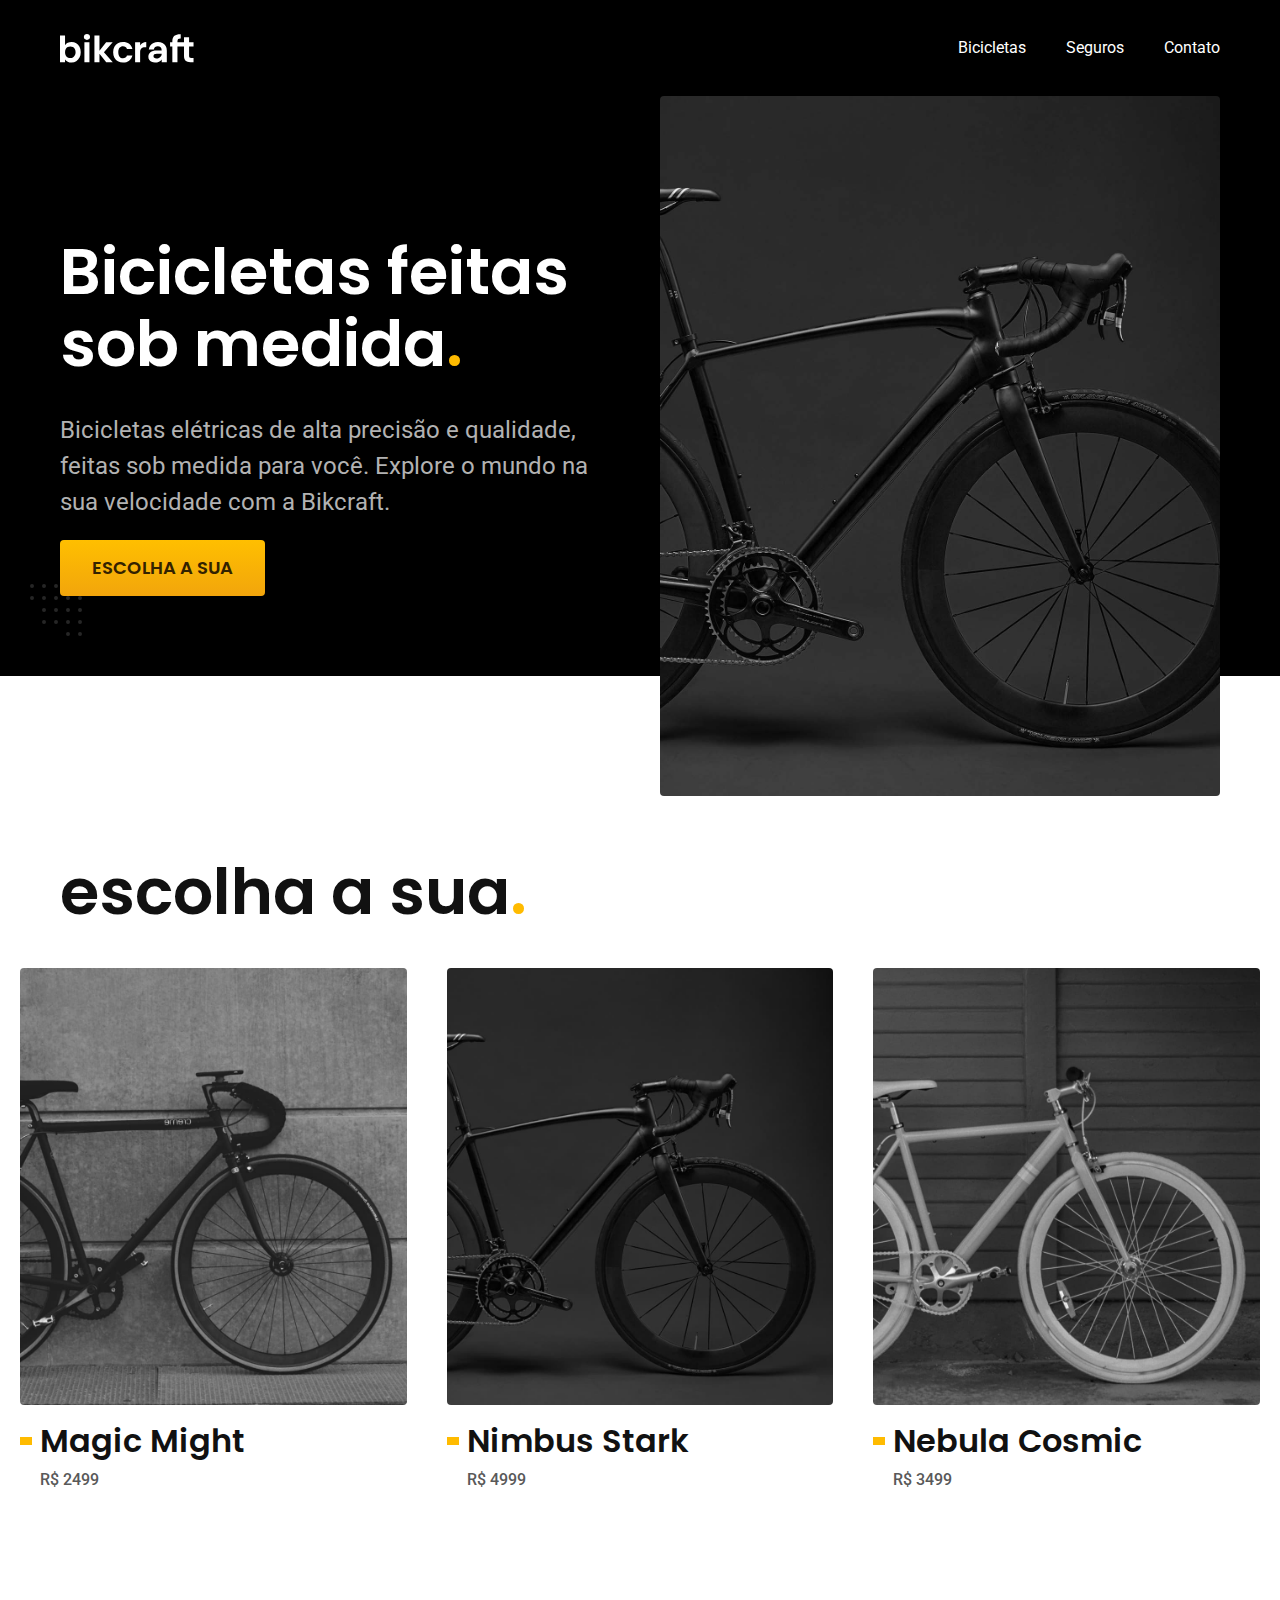
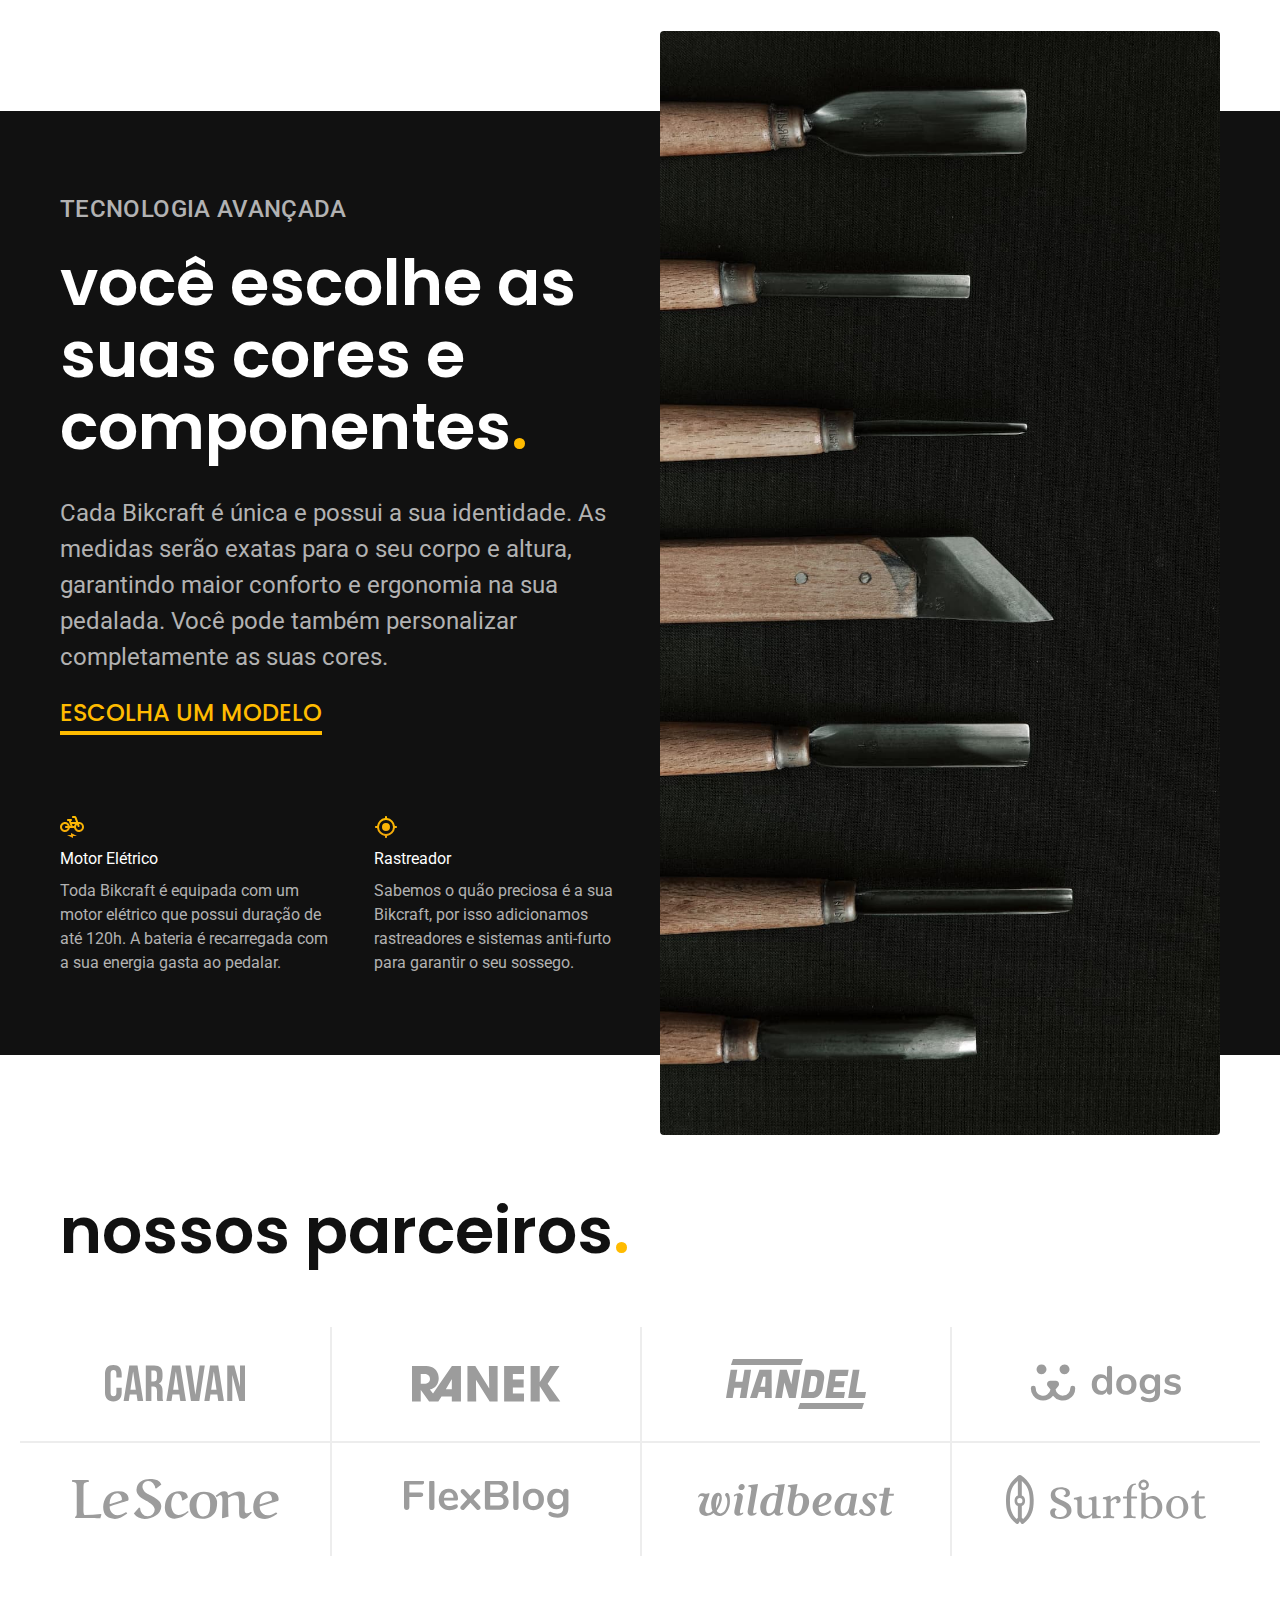
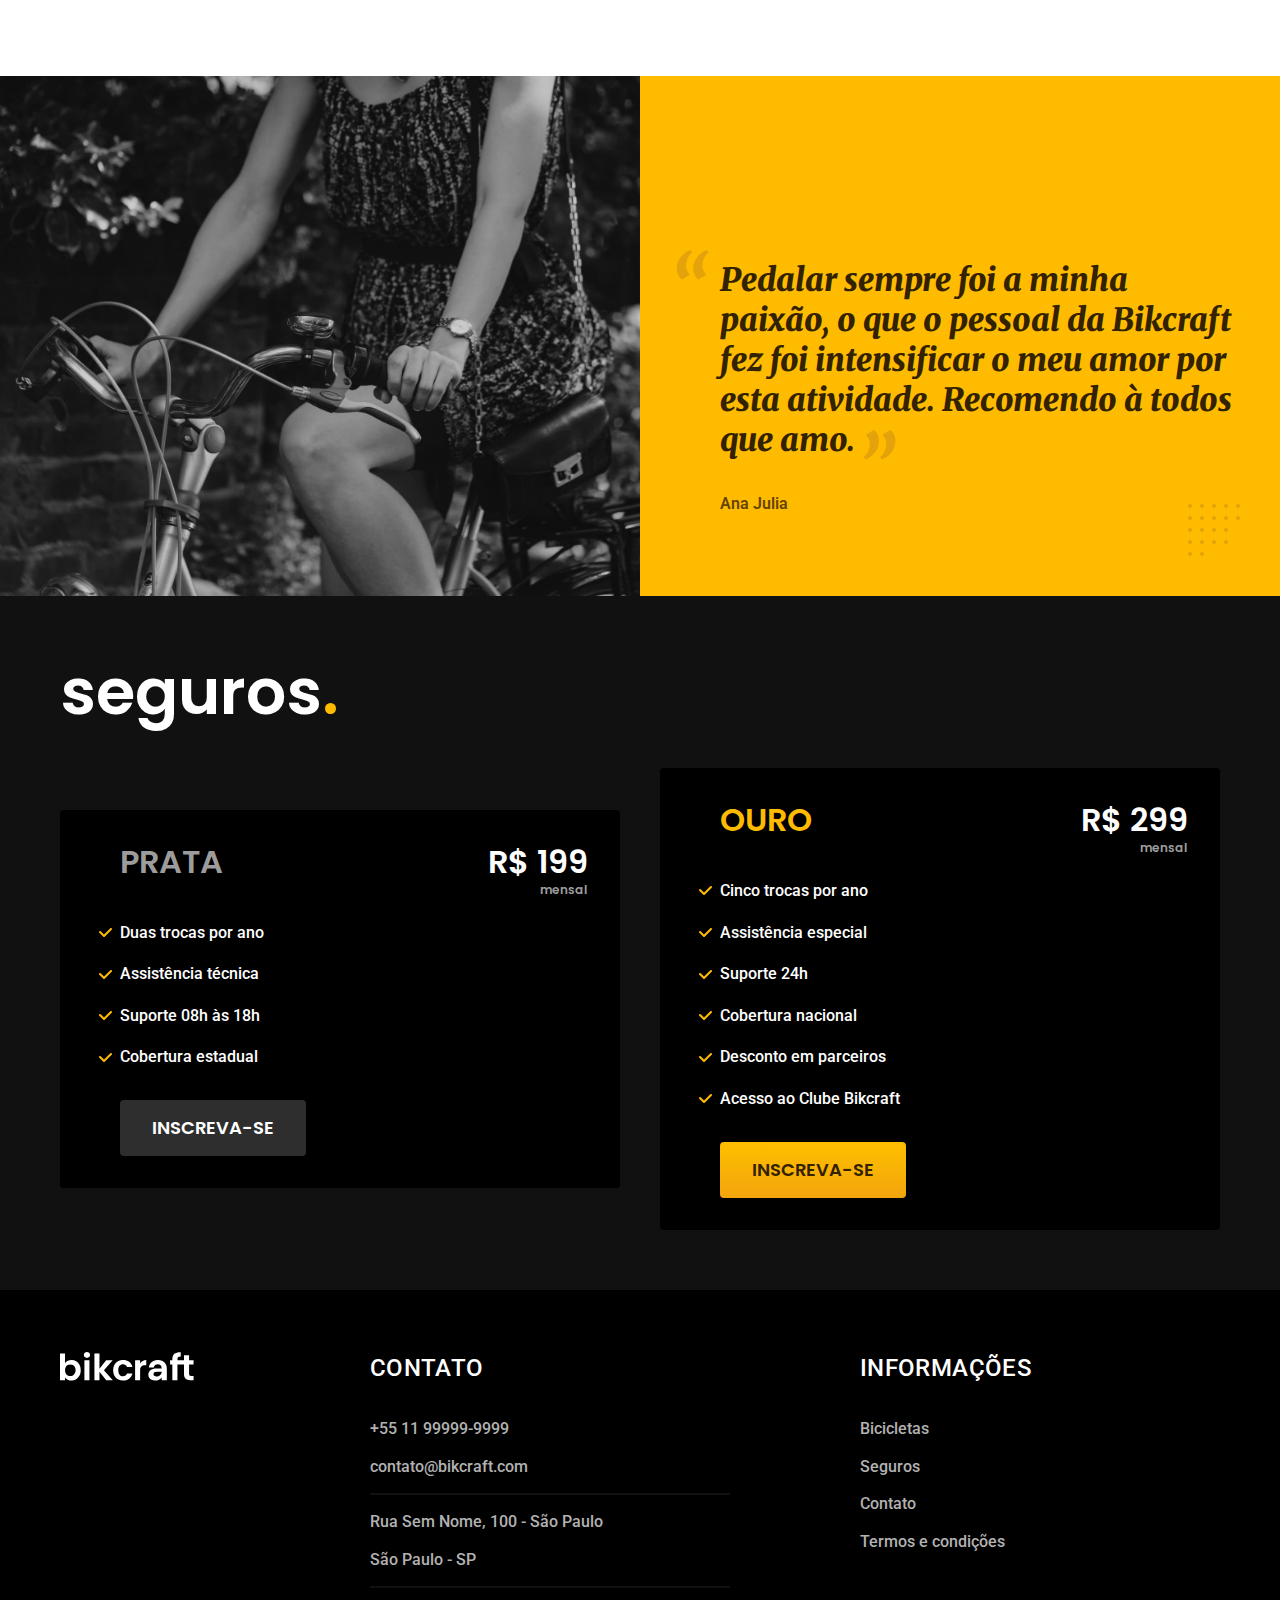
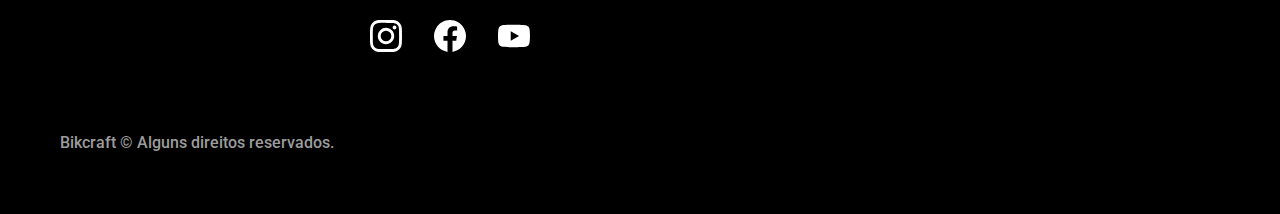
<file: index.html>
<!DOCTYPE html>
<html lang="pt-br">

<head>
  <meta charset="UTF-8">
  <meta name="viewport" content="width=device-width, initial-scale=1.0">
  <meta name="description" content="Bicicletas elétricas de alta precisão e qualidade, feitas sob medida para você. Explore o mundo na sua velocidade com a Bikcraft.">
  <title>Bikraft - Bicicletas Elétricas</title>

  <link rel="icon" href="./favicon.svg" type="image/svg+xml">
  <link rel="preload" href="./css/style.min.css" as="style">
  <link rel="stylesheet" href="./css/style.min.css">

  <link rel="preconnect" href="https://fonts.googleapis.com">
  <link rel="preconnect" href="https://fonts.gstatic.com" crossorigin>
  <link href="https://fonts.googleapis.com/css2?family=Merriweather:ital,wght@1,900&family=Poppins:wght@400;600&family=Roboto:wght@400;500&display=swap" rel="stylesheet">

  <script>document.documentElement.classList.add('js');</script>
</head>

<body>
  <header class="header-bg">
    <div class="header container">
      <a href="./">
        <img src="./img/bikcraft.svg" width="136" height="32" alt="Bikraft">
      </a>
      <nav aria-label="primaria">
        <ul class="header-menu font-1-m cor-0">
          <li><a href="./bicicletas.html">Bicicletas</a></li>
          <li><a href="./seguros.html">Seguros</a></li>
          <li><a href="./contato.html">Contato</a></li>
        </ul>
      </nav>
    </div>
  </header>
  <main class="introducao-bg">
    <div class="container introducao">
      <div class="introducao-conteudo">
        <h1 class="font-1-xxl cor-0 fadeInDown" data-anime='200'>Bicicletas feitas sob medida<span class="cor-p1">.</span></h1>
        <p class="font-2-l cor-5 fadeInDown" data-anime='400'>Bicicletas elétricas de alta precisão e qualidade, feitas sob medida para você. Explore o mundo na sua velocidade com a Bikcraft.</p>
        <a class="botao fadeInLeft" data-anime='600' href="./bicicletas.html">Escolha a sua</a>
      </div>
      <picture class="fadeInRight" data-anime='600'>
        <source media="(max-width: 800px)" srcset="./img/bicicletas/nimbus.jpg">
        <img src="./img/fotos/introducao.jpg" width="1280" height="1600" alt="Bicicleta preta.">
      </picture>
    </div>
  </main>
  <article class="bicicletas-lista">
    <h2 class="container font-1-xxl">escolha a sua<span class="cor-p1">.</span></h2>
    <ul>
      <li>
        <a href="./bicicletas/magic.html">
          <img src="./img/bicicletas/magic-home.jpg" width="920" height="1040" alt="Bicicleta preta">
          <h3 class="font-1-xl">Magic Might</h3>
          <span class="font-2-m cor-8">R$ 2499</span>
        </a>
      </li>
      <li>
        <a href="./bicicletas/nimbus.html">
          <img src="./img/bicicletas/nimbus-home.jpg" width="920" height="1040" alt="Bicicleta preta">
          <h3 class="font-1-xl">Nimbus Stark</h3>
          <span class="font-2-m cor-8">R$ 4999</span>
        </a>
      </li>
      <li>
        <a href="./bicicletas/nebula.html">
          <img src="./img/bicicletas/nebula-home.jpg" width="920" height="1040" alt="Bicicleta preta">
          <h3 class="font-1-xl">Nebula Cosmic</h3>
          <span class="font-2-m cor-8">R$ 3499</span>
        </a>
      </li>
    </ul>
  </article>
  <article class="tecnologia-bg">
    <div class="tecnologia container">
      <div class="tecnologia-conteudo">
        <span class="font-2-l-b cor-5">Tecnologia Avançada</span>
        <h2 class="font-1-xxl cor-0">você escolhe as suas cores e componentes<span class="cor-p1">.</span></h2>
        <p class="font-2-l cor-5">Cada Bikcraft é única e possui a sua identidade. As medidas serão exatas para o seu corpo e altura, garantindo maior conforto e ergonomia na sua pedalada. Você pode também personalizar completamente as suas cores.</p>
        <a class="link" href="./bicicletas.html">Escolha um modelo</a>
        <div class="tecnologia-vantagens">
          <div>
            <img src="./img/icones/eletrica.svg" width="24" height="24" alt="">
            <h3 class="font-1-m cor-0">Motor Elétrico</h3>
            <p class="font-2-s cor-5">Toda Bikcraft é equipada com um motor elétrico que possui duração de até 120h. A bateria é recarregada com a sua energia gasta ao pedalar.</p>
          </div>
          <div>
            <img src="./img/icones/rastreador.svg" width="24" height="24" alt="">
            <h3 class="font-1-m cor-0">Rastreador</h3>
            <p class="font-2-s cor-5">Sabemos o quão preciosa é a sua Bikcraft, por isso adicionamos rastreadores e sistemas anti-furto para garantir o seu sossego.</p>
          </div>
        </div>
      </div>
      <div class="tecnologia-imagem">
        <img src="./img/fotos/tecnologia.jpg" width="1200" height="1920" alt="">
      </div>
    </div>
  </article>
  <section class="parceiros" aria-label="Nossos Parceiros">
    <h2 class="container font-1-xxl">nossos parceiros<span class="cor-p1">.</span></h2>
    <ul>
      <li><img src="./img/parceiros/caravan.svg" alt="Caravan" width="140" height="38"></li>
      <li><img src="./img/parceiros/ranek.svg" alt="Ranek" width="149" height="36"></li>
      <li><img src="./img/parceiros/handel.svg" alt="Handel" width="140" height="50"></li>
      <li><img src="./img/parceiros/dogs.svg" alt="Dogs" width="152" height="39"></li>
      <li><img src="./img/parceiros/lescone.svg" alt="LeScone" width="208" height="41"></li>
      <li><img src="./img/parceiros/flexblog.svg" alt="FlexBlog" width="165" height="38"></li>
      <li><img src="./img/parceiros/wildbeast.svg" alt="Wildbeast" width="196" height="34"></li>
      <li><img src="./img/parceiros/surfbot.svg" alt="Surfbot" width="200" height="49"></li>
    </ul>
  </section>
  <section class="depoimento" aria-label="Depoimento">
    <div>
      <img src="./img/fotos/depoimento.jpg" width="1560" height="1360" alt="Pessoa pedalando uma bicicleta">
    </div>
    <div class="depoimento-conteudo">
      <blockquote class="font-1-xl cor-p5">
        <p>Pedalar sempre foi a minha paixão, o que o pessoal da Bikcraft fez foi intensificar o meu amor por esta atividade. Recomendo à todos que amo.</p>
      </blockquote>
      <span class="font-1-m-b cor-p4">Ana Julia</span>
    </div>
  </section>
  <article class="seguros-bg">
    <div class="seguros container">
      <h2 class="font-1-xxl cor-0">seguros<span class="cor-p1">.</span></h2>

      <div class="seguros-item">
        <h3 class="font-1-xl cor-6">PRATA</h3>
        <span class="font-1-xl cor-0">R$ 199 <span class="font-1-xs cor-6">mensal</span></span>
        <ul class="font-2-m cor-0">
          <li>Duas trocas por ano</li>
          <li>Assistência técnica</li>
          <li>Suporte 08h às 18h</li>
          <li>Cobertura estadual</li>
        </ul>
        <a class="botao secundario" href="./orcamento.html?tipo=seguro&produto=prata">inscreva-se</a>
      </div>

      <div class="seguros-item">
        <h3 class="font-1-xl cor-p1">OURO</h3>
        <span class="font-1-xl cor-0">R$ 299 <span class="font-1-xs cor-6">mensal</span></span>
        <ul class="font-2-m cor-0">
          <li>Cinco trocas por ano</li>
          <li>Assistência especial</li>
          <li>Suporte 24h</li>
          <li>Cobertura nacional</li>
          <li>Desconto em parceiros</li>
          <li>Acesso ao Clube Bikcraft</li>
        </ul>
        <a class="botao" href="./orcamento.html?tipo=seguro&produto=ouro">inscreva-se</a>
      </div>

    </div>
  </article>
  <footer class="footer-bg">
    <div class="footer container">
      <img src="./img/bikcraft.svg" width="136" height="32" alt="bikcraft">
      <div class="footer-contato">
        <h3 class="font-2-l-b cor-0">contato</h3>
        <ul class="font-2-m cor-5">
          <li><a href="tel:+5511999999999">+55 11 99999-9999</a></li>
          <li><a href="mailto:contato@bikcraft.com">contato@bikcraft.com</a></li>
          <li>Rua Sem Nome, 100 - São Paulo</li>
          <li>São Paulo - SP</li>
        </ul>
        <div class="footer-redes">
          <a href="./">
            <img src="./img/redes/instagram.svg" width="32" height="32" alt="Instagram">
          </a>
          <a href="./">
            <img src="./img/redes/facebook.svg" width="32" height="32" alt="Facebook">
          </a>
          <a href="./">
            <img src="./img/redes/youtube.svg" width="32" height="32" alt="Youtube">
          </a>
        </div>
      </div>
      <div class="footer-informacoes">
        <h3 class="font-2-l-b cor-0">informações</h3>
        <ul class="font-2-m cor-5">
          <li><a href="./bicicletas.html">Bicicletas</a></li>
          <li><a href="./seguros.html">Seguros</a></li>
          <li><a href="./contato.html">Contato</a></li>
          <li><a href="./termos.html">Termos e condições</a></li>
        </ul>
      </div>
      <div class="footer-copy font-2-m cor-6">
        <p>Bikcraft © Alguns direitos reservados.</p>
      </div>
    </div>
  </footer>
  <script src="./plugins/simple-anime.js"></script>
  <script src="./js/script.js"></script>
</body>

</html>
</file>
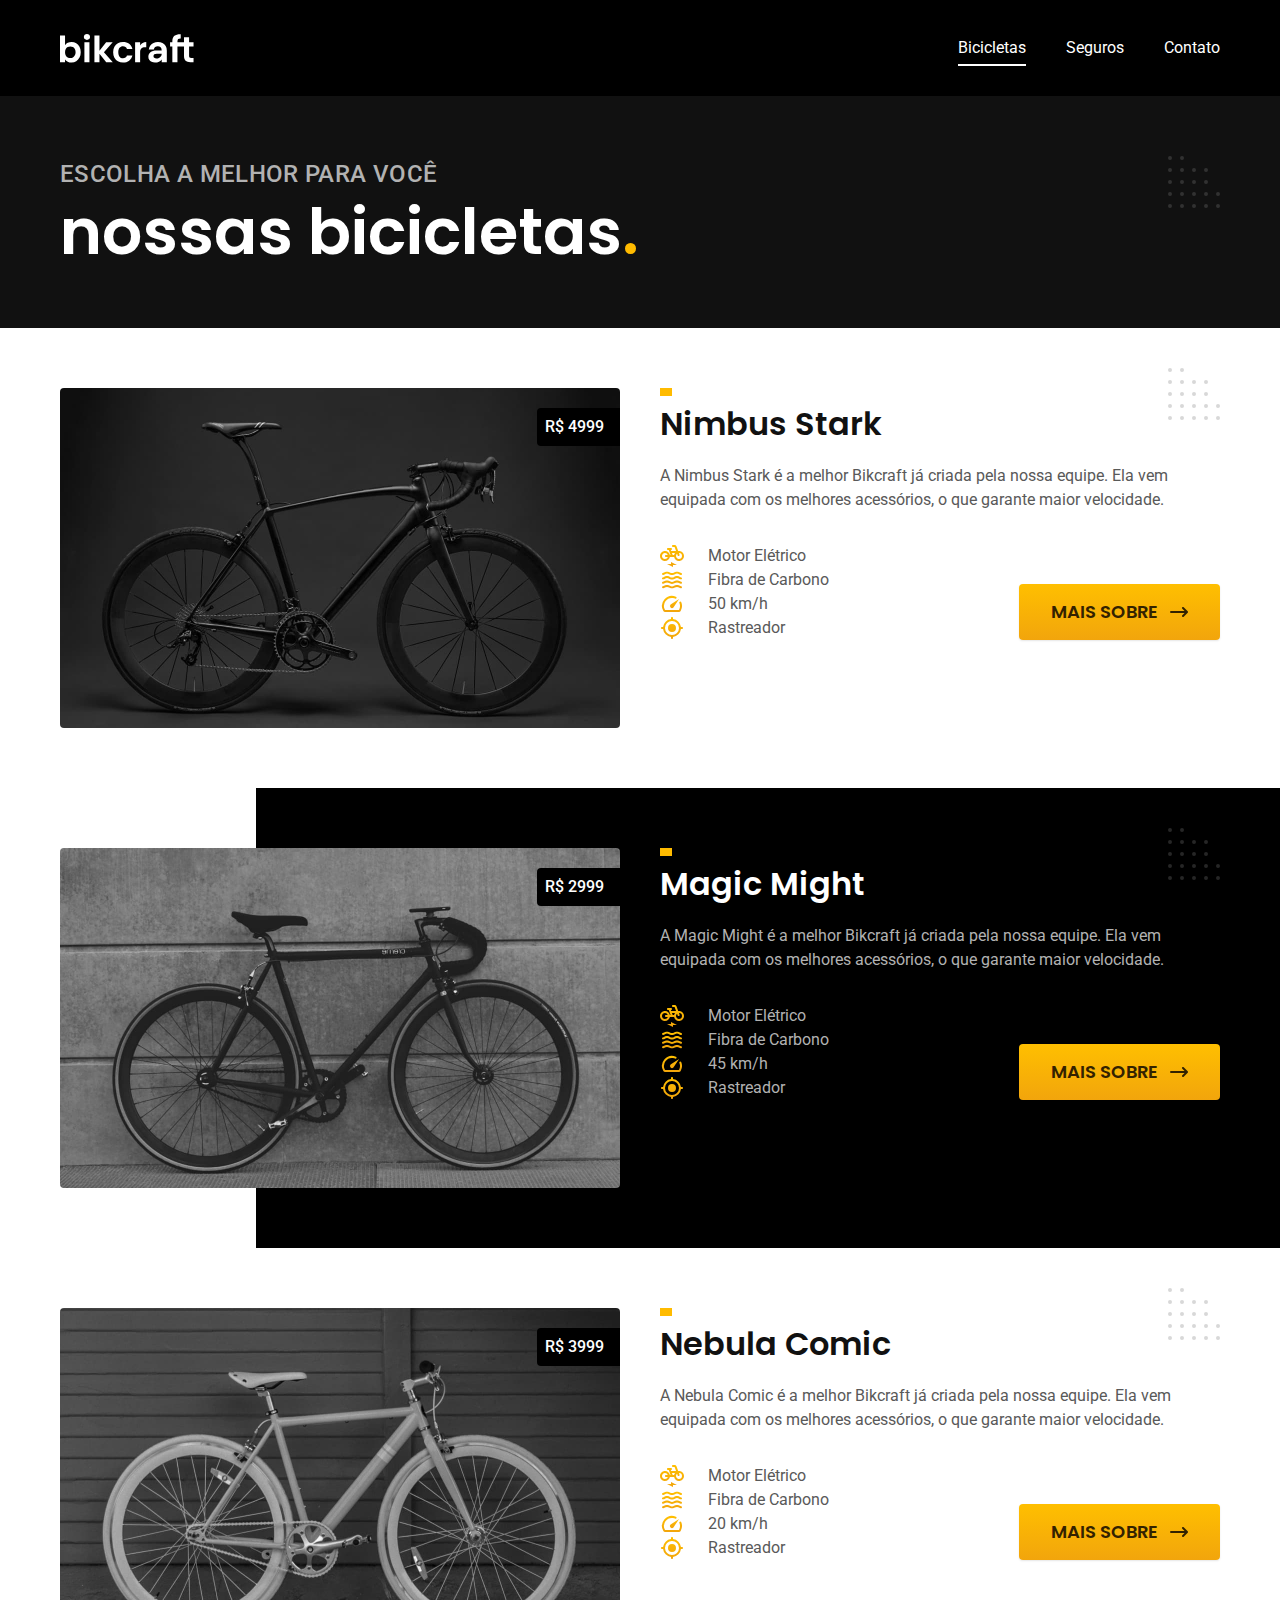
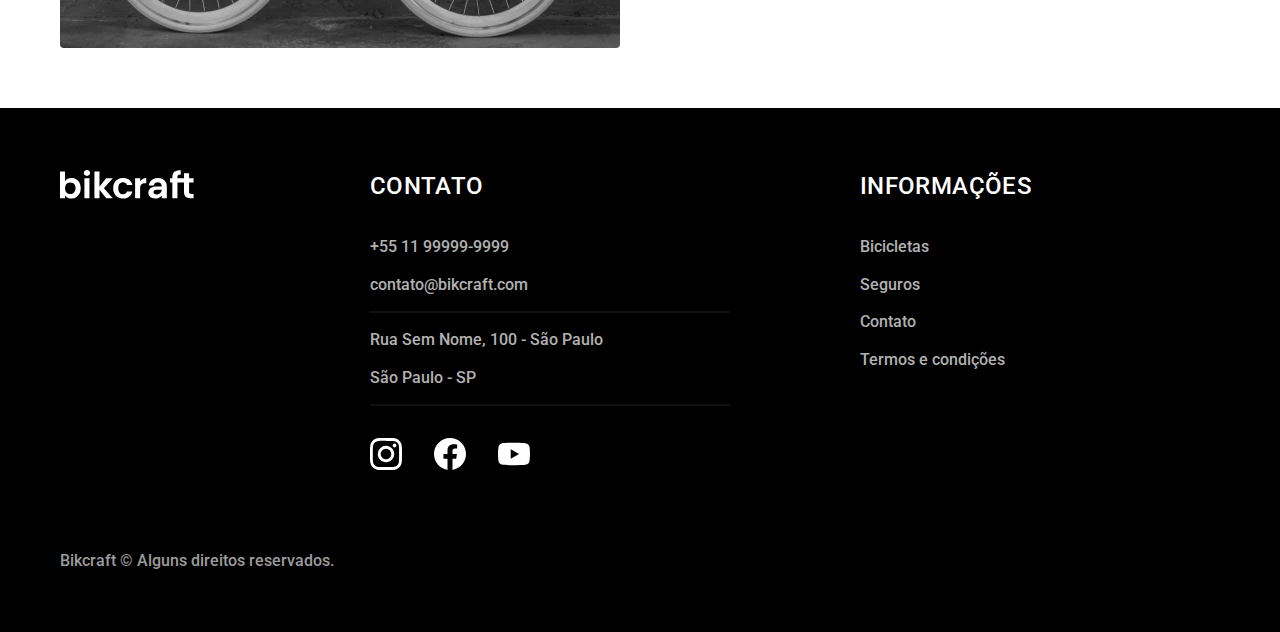
<file: bicicletas.html>
<!DOCTYPE html>
<html lang="pt-br">

<head>
  <meta charset="UTF-8">
  <meta name="viewport" content="width=device-width, initial-scale=1.0">
  <meta name="description" content="Termos e condições">
  <title>Bicicletas | Bikraft</title>

  <link rel="icon" href="./favicon.svg" type="image/svg+xml">
  <link rel="preload" href="./css/style.min.css" as="style">
  <link rel="stylesheet" href="./css/style.min.css">

  <link rel="preconnect" href="https://fonts.googleapis.com">
  <link rel="preconnect" href="https://fonts.gstatic.com" crossorigin>
  <link href="https://fonts.googleapis.com/css2?family=Merriweather:ital,wght@1,900&family=Poppins:wght@400;600&family=Roboto:wght@400;500&display=swap" rel="stylesheet">

  <script>document.documentElement.classList.add('js');</script>
</head>

<body id="bicicletas">
  <header class="header-bg">
    <div class="header container">
      <a href="./">
        <img src="./img/bikcraft.svg" alt="Bikraft">
      </a>
      <nav aria-label="primaria">
        <ul class="header-menu font-1-m cor-0">
          <li><a href="./bicicletas.html">Bicicletas</a></li>
          <li><a href="./seguros.html">Seguros</a></li>
          <li><a href="./contato.html">Contato</a></li>
        </ul>
      </nav>
    </div>
  </header>

  <main>
    <div class="titulo-bg">
      <div class="titulo container">
        <p class="font-2-l-b cor-5">Escolha a melhor para você</p>
        <h1 class="font-1-xxl cor-0">nossas bicicletas<span class="cor-p1">.</span></h1>
      </div>
    </div>

    <div>
      <div class="bicicletas container">
        <div class="bicicletas-imagem">
          <img src="./img/bicicletas/nimbus.jpg" alt="Bicicleta preta">
          <span class="font-2-m cor-0">R$ 4999</span>
        </div>
        <div class="bicicletas-conteudo">
          <h2 class="font-1-xl">Nimbus Stark</h2>
          <p class="font-2-s cor-8">A Nimbus Stark é a melhor Bikcraft já criada pela nossa equipe. Ela vem equipada com os melhores acessórios, o que garante maior velocidade.</p>
          <ul class="font-1-m cor-8">
            <li>
              <img src="./img/icones/eletrica.svg" alt="">
              Motor Elétrico
            </li>
            <li>
              <img src="./img/icones/carbono.svg" alt="">
              Fibra de Carbono
            </li>
            <li>
              <img src="./img/icones/velocidade.svg" alt="">
              50 km/h
            </li>
            <li>
              <img src="./img/icones/rastreador.svg" alt="">
              Rastreador
            </li>
          </ul>
          <a class="botao seta" href="./bicicletas/nimbus.html">Mais sobre</a>
        </div>
      </div>
    </div>

    <div class="bicicletas-bg">
      <div class="bicicletas container">
        <div class="bicicletas-imagem">
          <img src="./img/bicicletas/magic.jpg" alt="Bicicleta magic">
          <span class="font-2-m cor-0">R$ 2999</span>
        </div>
        <div class="bicicletas-conteudo">
          <h2 class="font-1-xl cor-0">Magic Might</h2>
          <p class="font-2-s cor-5">A Magic Might é a melhor Bikcraft já criada pela nossa equipe. Ela vem equipada com os melhores acessórios, o que garante maior velocidade.</p>
          <ul class="font-1-m cor-5">
            <li>
              <img src="./img/icones/eletrica.svg" alt="">
              Motor Elétrico
            </li>
            <li>
              <img src="./img/icones/carbono.svg" alt="">
              Fibra de Carbono
            </li>
            <li>
              <img src="./img/icones/velocidade.svg" alt="">
              45 km/h
            </li>
            <li>
              <img src="./img/icones/rastreador.svg" alt="">
              Rastreador
            </li>
          </ul>
          <a class="botao seta" href="./bicicletas/magic.html">Mais sobre</a>
        </div>
      </div>
    </div>

    <div>
      <div class="bicicletas container">
        <div class="bicicletas-imagem">
          <img src="./img/bicicletas/nebula.jpg" alt="Bicicleta nebula">
          <span class="font-2-m cor-0">R$ 3999</span>
        </div>
        <div class="bicicletas-conteudo">
          <h2 class="font-1-xl">Nebula Comic</h2>
          <p class="font-2-s cor-8">A Nebula Comic é a melhor Bikcraft já criada pela nossa equipe. Ela vem equipada com os melhores acessórios, o que garante maior velocidade.</p>
          <ul class="font-1-m cor-8">
            <li>
              <img src="./img/icones/eletrica.svg" alt="">
              Motor Elétrico
            </li>
            <li>
              <img src="./img/icones/carbono.svg" alt="">
              Fibra de Carbono
            </li>
            <li>
              <img src="./img/icones/velocidade.svg" alt="">
              20 km/h
            </li>
            <li>
              <img src="./img/icones/rastreador.svg" alt="">
              Rastreador
            </li>
          </ul>
          <a class="botao seta" href="./bicicletas/nimbus.html">Mais sobre</a>
        </div>
      </div>
    </div>

  </main>

  <footer class="footer-bg">
    <div class="footer container">
      <img src="./img/bikcraft.svg" alt="bikcraft">
      <div class="footer-contato">
        <h3 class="font-2-l-b cor-0">contato</h3>
        <ul class="font-2-m cor-5">
          <li><a href="tel:+5511999999999">+55 11 99999-9999</a></li>
          <li><a href="mailto:contato@bikcraft.com">contato@bikcraft.com</a></li>
          <li>Rua Sem Nome, 100 - São Paulo</li>
          <li>São Paulo - SP</li>
        </ul>
        <div class="footer-redes">
          <a href="./">
            <img src="./img/redes/instagram.svg" alt="Instagram">
          </a>
          <a href="./">
            <img src="./img/redes/facebook.svg" alt="Facebook">
          </a>
          <a href="./">
            <img src="./img/redes/youtube.svg" alt="Youtube">
          </a>
        </div>
      </div>
      <div class="footer-informacoes">
        <h3 class="font-2-l-b cor-0">informações</h3>
        <ul class="font-2-m cor-5">
          <li><a href="./bicicletas.html">Bicicletas</a></li>
          <li><a href="./seguros.html">Seguros</a></li>
          <li><a href="./contato.html">Contato</a></li>
          <li><a href="./termos.html">Termos e condições</a></li>
        </ul>
      </div>
      <div class="footer-copy font-2-m cor-6">
        <p>Bikcraft © Alguns direitos reservados.</p>
      </div>
    </div>
  </footer>
  <script src="./js/script.js"></script>
</body>

</html>
</file>
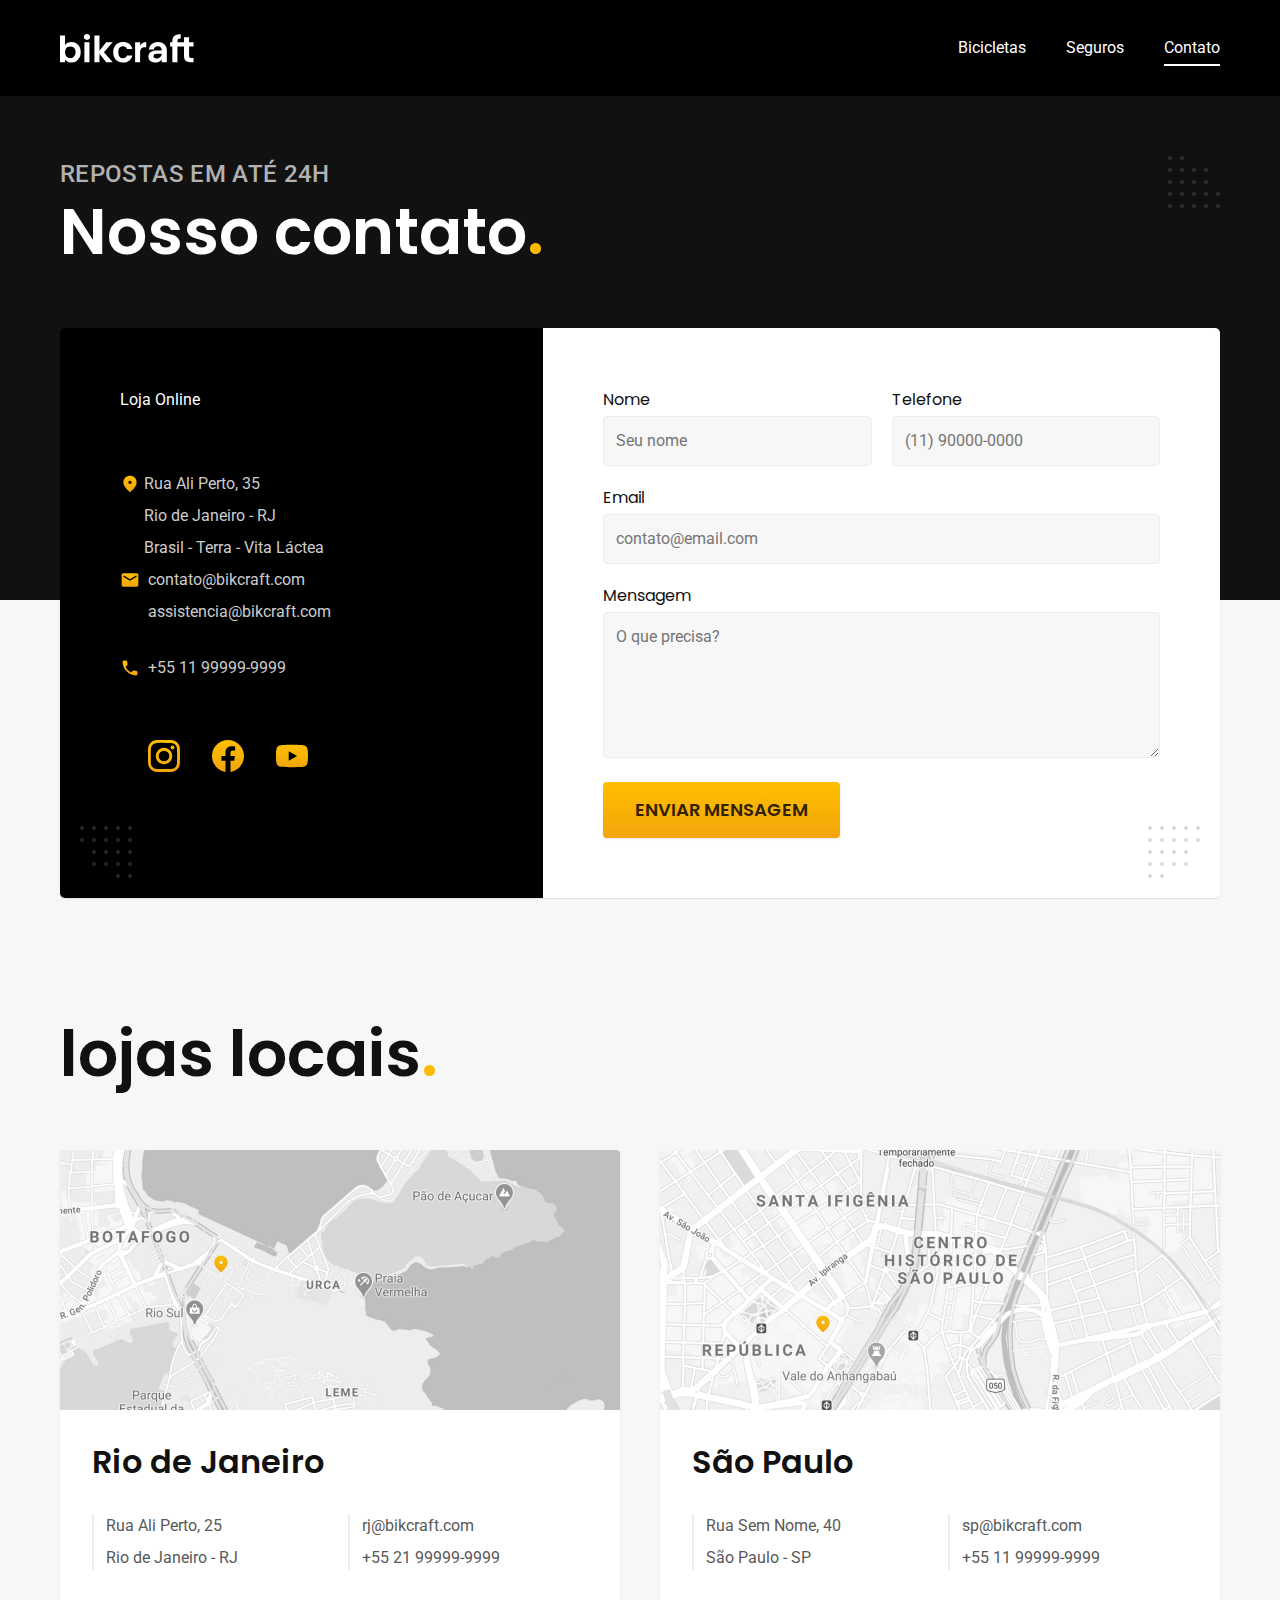
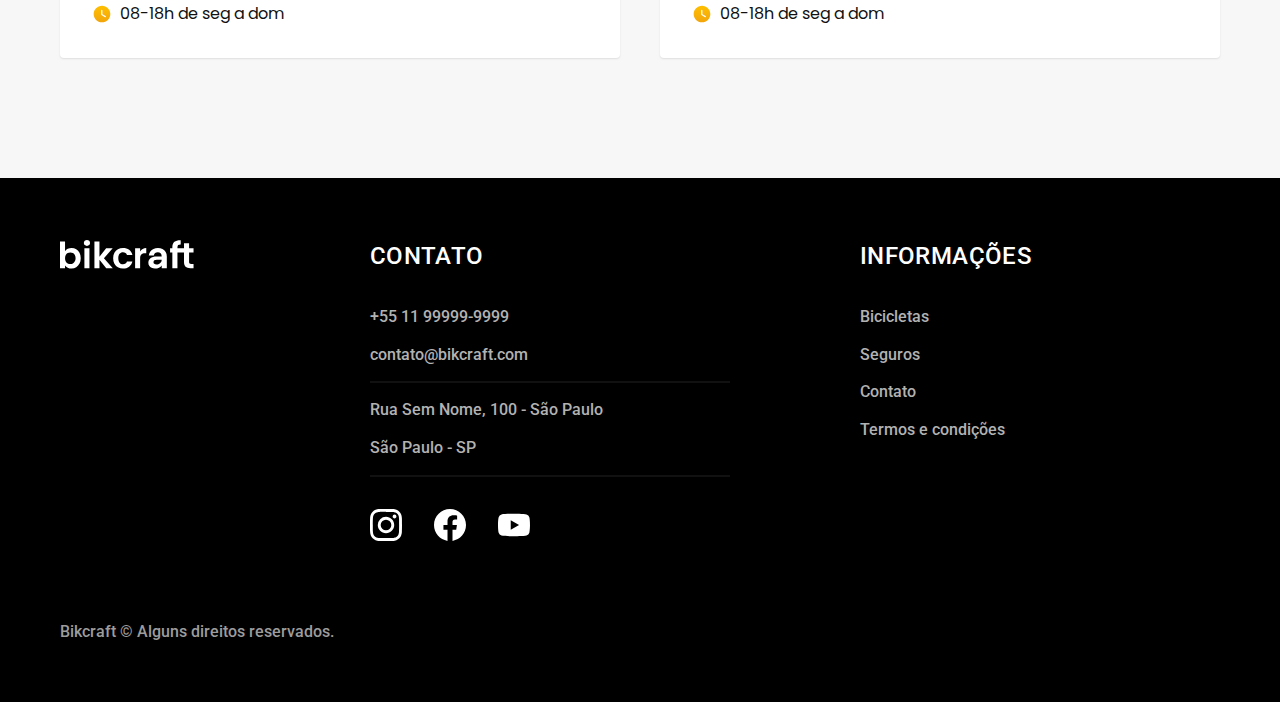
<file: contato.html>
<!DOCTYPE html>
<html lang="pt-br">

<head>
  <meta charset="UTF-8">
  <meta name="viewport" content="width=device-width, initial-scale=1.0">
  <meta name="description" content="Termos e condições">
  <title>Contato | Bikraft</title>

  <link rel="icon" href="./favicon.svg" type="image/svg+xml">
  <link rel="preload" href="./css/style.min.css" as="style">
  <link rel="stylesheet" href="./css/style.min.css">

  <link rel="preconnect" href="https://fonts.googleapis.com">
  <link rel="preconnect" href="https://fonts.gstatic.com" crossorigin>
  <link href="https://fonts.googleapis.com/css2?family=Merriweather:ital,wght@1,900&family=Poppins:wght@400;600&family=Roboto:wght@400;500&display=swap" rel="stylesheet">

  <script>document.documentElement.classList.add('js');</script>
</head>

<body id="contato">
  <header class="header-bg">
    <div class="header container">
      <a href="./">
        <img src="./img/bikcraft.svg" alt="Bikraft">
      </a>
      <nav aria-label="primaria">
        <ul class="header-menu font-1-m cor-0">
          <li><a href="./bicicletas.html">Bicicletas</a></li>
          <li><a href="./seguros.html">Seguros</a></li>
          <li><a href="./contato.html">Contato</a></li>
        </ul>
      </nav>
    </div>
  </header>

  <main>
    <div class="titulo-bg">
      <div class="titulo container">
        <p class="font-2-l-b cor-5">Repostas em até 24h</p>
        <h1 class="font-1-xxl cor-0">Nosso contato<span class="cor-p1">.</span></h1>
      </div>
    </div>
    <div class="contato container">
      <section class="contato-dados" aria-label="Endereço">
        <h2 class="font-1-m cor-0">Loja Online</h2>
        <div class="contato-endereco font-2-s cor-4">
          <p>Rua Ali Perto, 35</p>
          <p>Rio de Janeiro - RJ</p>
          <p>Brasil - Terra - Vita Láctea</p>
        </div>
        <address class="contato-meios font-2-s cor-4">
          <a href="mailto:contato@bikcraft.com">contato@bikcraft.com</a>
          <a href="mailto:assistencia@bikcraft.com">assistencia@bikcraft.com</a>
          <a href="tel:+5511999999999">+55 11 99999-9999</a>
        </address>
        <div class="contato-redes">
          <a href="./">
            <img src="./img/redes/instagram-p.svg" alt="Instagram">
          </a>
          <a href="./">
            <img src="./img/redes/facebook-p.svg" alt="Facebook">
          </a>
          <a href="./">
            <img src="./img/redes/youtube-p.svg" alt="Youtube">
          </a>
        </div>
      </section>
      <section class="contato-formulario" aria-label="Formulário">
        <form class="form" action="./contato.html">
          <div>
            <label for="nome">Nome</label>
            <input type="text" id="nome" name="nome" placeholder="Seu nome">
          </div>
          <div>
            <label for="telefone">Telefone</label>
            <input type="text" id="telefone" name="telefone" placeholder="(11) 90000-0000">
          </div>
          <div class="col-2">
            <label for="email">Email</label>
            <input type="email" id="email" name="email" placeholder="contato@email.com" required>
          </div>
          <div class="col-2">
            <label for="mensagem">Mensagem</label>
            <textarea id="mensagem" rows="5" name="mensagem" placeholder="O que precisa?"></textarea>
          </div>
          <button class="botao col-2">Enviar Mensagem</button>
        </form>
      </section>
    </div>
  </main>

  <article class="lojas container">
    <h2 class="font-1-xxl">lojas locais<span class="cor-p1">.</h2>
    <div class="lojas-item">
      <img src="./img/lojas/rj.jpg" alt="mapa marcando o endereço em Rua Ali Perto, 25 - Rio de Janeiro - RJ">
      <div class="lojas-conteudo">
        <h3 class="font-1-xl">Rio de Janeiro</h3>
        <div class="lojas-dados font-2-s cor-8">
          <p>Rua Ali Perto, 25</p>
          <p>Rio de Janeiro - RJ</p>
        </div>
        <div class="lojas-dados font-2-s cor-8">
          <a href="mailto:rj@bikcraft.com">rj@bikcraft.com</a>
          <a href="tel:+5521999999999">+55 21 99999-9999</a>
        </div>
        <p class="lojas-tempo font-1-s"><img src="./img/icones/horario.svg" alt="">08-18h de seg a dom</p>
      </div>
    </div>
    <div class="lojas-item">
      <img src="./img/lojas/sp.jpg" alt="mapa marcando o endereço em Rua Sem Nome, 40 - São Paulo - SP">
      <div class="lojas-conteudo">
        <h3 class="font-1-xl">São Paulo</h3>
        <div class="lojas-dados font-2-s cor-8">
          <p>Rua Sem Nome, 40</p>
          <p>São Paulo - SP</p>
        </div>
        <div class="lojas-dados font-2-s cor-8">
          <a href="mailto:sp@bikcraft.com">sp@bikcraft.com</a>
          <a href="tel:+5511999999999">+55 11 99999-9999</a>
        </div>
        <p class="lojas-tempo font-1-s"><img src="./img/icones/horario.svg" alt="">08-18h de seg a dom</p>
      </div>
    </div>
  </article>

  <footer class="footer-bg">
    <div class="footer container">
      <img src="./img/bikcraft.svg" alt="bikcraft">
      <div class="footer-contato">
        <h3 class="font-2-l-b cor-0">contato</h3>
        <ul class="font-2-m cor-5">
          <li><a href="tel:+5511999999999">+55 11 99999-9999</a></li>
          <li><a href="mailto:contato@bikcraft.com">contato@bikcraft.com</a></li>
          <li>Rua Sem Nome, 100 - São Paulo</li>
          <li>São Paulo - SP</li>
        </ul>
        <div class="footer-redes">
          <a href="./">
            <img src="./img/redes/instagram.svg" alt="Instagram">
          </a>
          <a href="./">
            <img src="./img/redes/facebook.svg" alt="Facebook">
          </a>
          <a href="./">
            <img src="./img/redes/youtube.svg" alt="Youtube">
          </a>
        </div>
      </div>
      <div class="footer-informacoes">
        <h3 class="font-2-l-b cor-0">informações</h3>
        <ul class="font-2-m cor-5">
          <li><a href="./bicicletas.html">Bicicletas</a></li>
          <li><a href="./seguros.html">Seguros</a></li>
          <li><a href="./contato.html">Contato</a></li>
          <li><a href="./termos.html">Termos e condições</a></li>
        </ul>
      </div>
      <div class="footer-copy font-2-m cor-6">
        <p>Bikcraft © Alguns direitos reservados.</p>
      </div>
    </div>
  </footer>
  <script src="./js/script.js"></script>
  <script src="./js/formulario.js"></script>
</body>

</html>
</file>
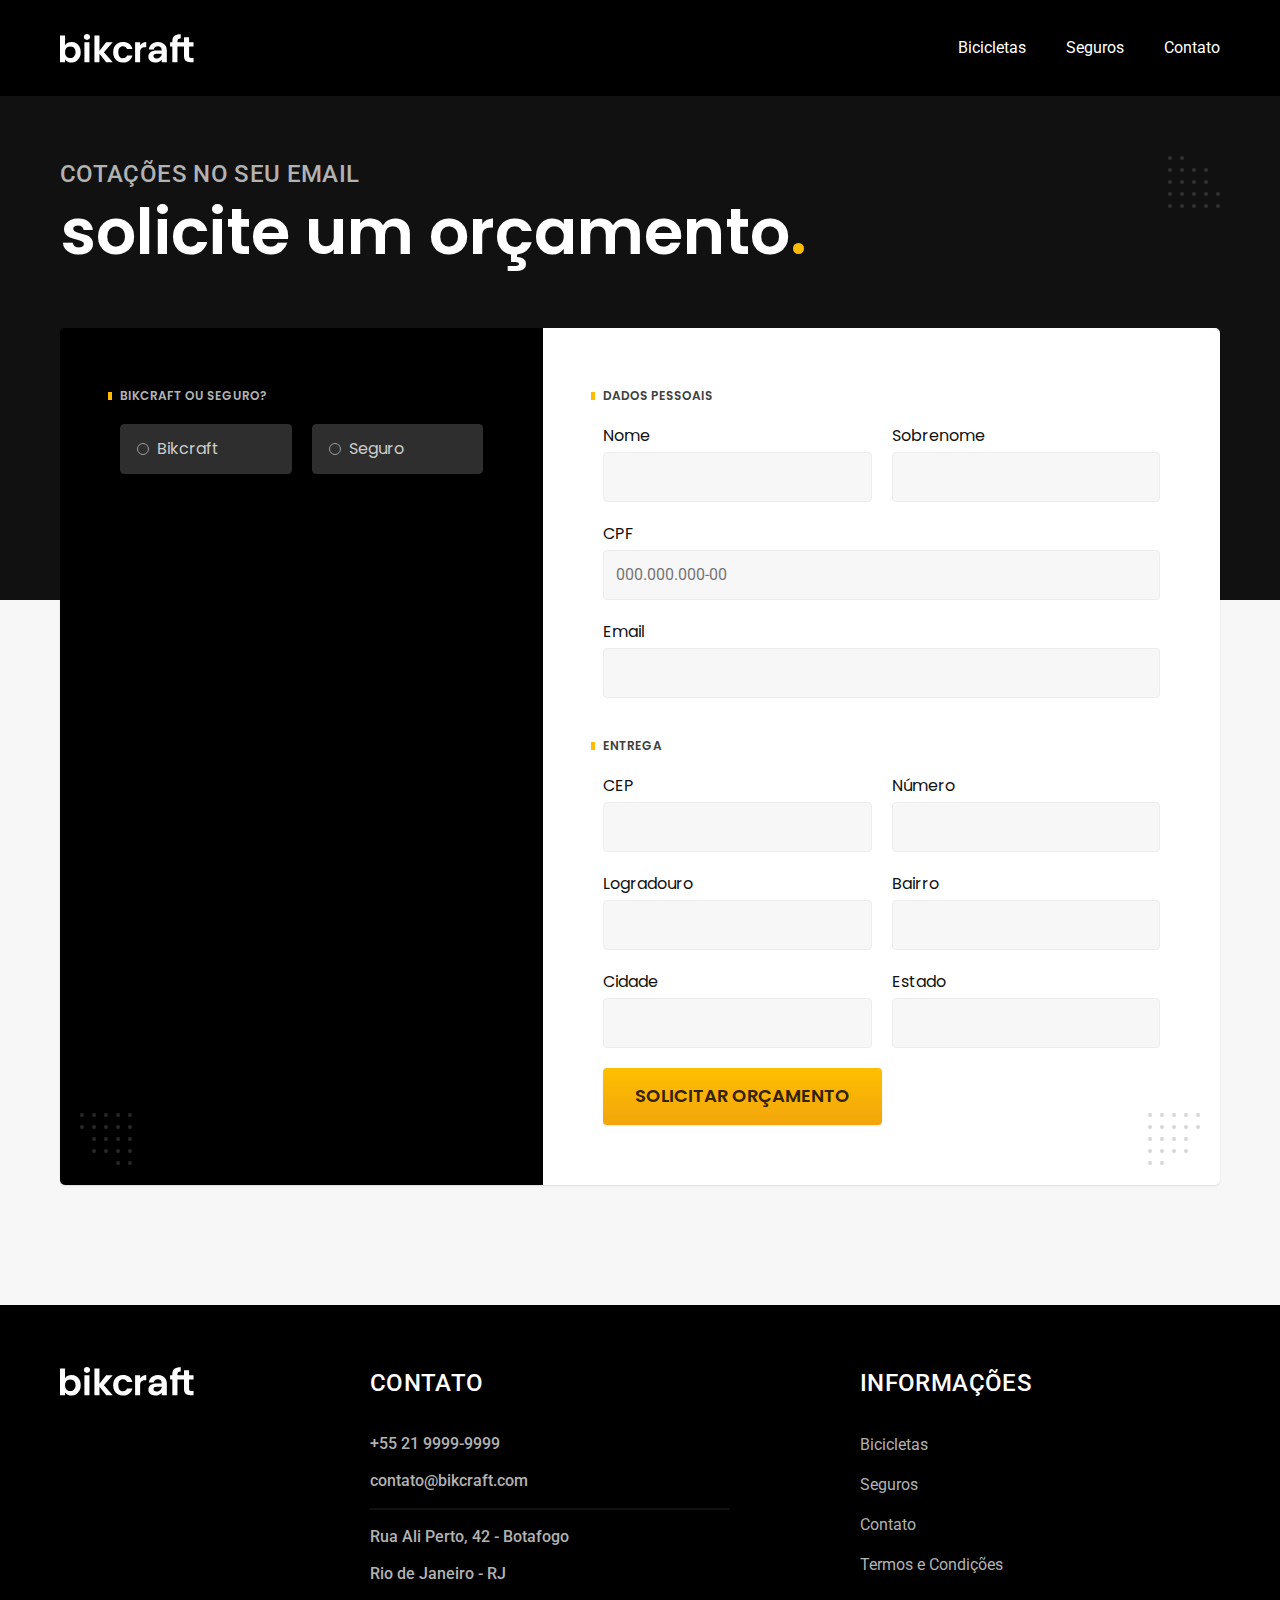
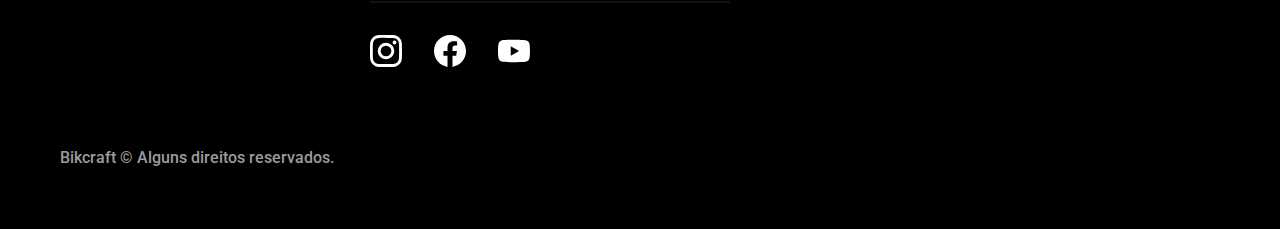
<file: orcamento.html>
<!DOCTYPE html>
<html lang="pt-br">

<head>
  <meta charset="UTF-8">
  <meta name="viewport" content="width=device-width, initial-scale=1.0">

  <title>Orçamento | Bikcraft</title>
  <meta name="description" content="Orçamento.">

  <link rel="icon" href="./favicon.svg" type="image/svg+xml">
  <link rel="preload" href="./css/style.min.css" as="style">
  <link rel="stylesheet" href="./css/style.min.css">

  <link rel="preconnect" href="https://fonts.googleapis.com">
  <link rel="preconnect" href="https://fonts.gstatic.com" crossorigin>
  <link href="https://fonts.googleapis.com/css2?family=Merriweather:ital,wght@1,900&family=Poppins:wght@400;600&family=Roboto:wght@400;500&display=swap" rel="stylesheet">

  <script>document.documentElement.classList.add('js');</script>
</head>

<body id="orcamento">
  <header class="header-bg">
    <div class="header container">
      <a href="./">
        <img src="./img/bikcraft.svg" alt="Bikcraft">
      </a>

      <nav aria-label="primaria">
        <ul class="header-menu font-1-m cor-0">
          <li><a href="./bicicletas.html">Bicicletas</a></li>
          <li><a href="./seguros.html">Seguros</a></li>
          <li><a href="./contato.html">Contato</a></li>
        </ul>
      </nav>
    </div>
  </header>

  <main>
    <div class="titulo-bg">
      <div class="titulo container">
        <p class="font-2-l-b cor-5">Cotações no seu email</p>
        <h1 class="font-1-xxl cor-0">solicite um orçamento<span class="cor-p1">.</span></h1>
      </div>
    </div>

    <form class="orcamento container" action="./orcamento.html">
      <div class="orcamento-produto">
        <h2 class="font-1-xs cor-5">Bikcraft ou Seguro?</h2>

        <input type="radio" name="tipo" value="bikcraft" id="bikcraft">
        <label for="bikcraft">Bikcraft</label>

        <input type="radio" name="tipo" value="seguro" id="seguro">
        <label for="seguro">Seguro</label>

        <div class="orcamento-conteudo" id="orcamento-bikcraft">
          <h2 class="font-1-xs cor-5">Escolha a sua</h2>

          <input type="radio" name="produto" value="nimbus" id="nimbus">
          <label for="nimbus">Nimbus Stark <span>R$ 4999</span></label>
          <div class="orcamento-detalhes">
            <ul>
              <li><img src="./img/icones/eletrica.svg" alt="">Motor Elétrico</li>
              <li><img src="./img/icones/carbono.svg" alt="">Fibra de Carbono</li>
              <li><img src="./img/icones/velocidade.svg" alt="">50 km/h</li>
              <li><img src="./img/icones/rastreador.svg" alt="">Rastreadores</li>
            </ul>
            <img src="./img/bicicletas/nimbus.jpg" alt="Bicicleta preta">
          </div>

          <input type="radio" name="produto" value="magic" id="magic">
          <label for="magic">Magic Might <span>R$ 2499</span></label>
          <div class="orcamento-detalhes">
            <ul>
              <li><img src="./img/icones/eletrica.svg" alt="">Motor Elétrico</li>
              <li><img src="./img/icones/carbono.svg" alt="">Fibra de Carbono</li>
              <li><img src="./img/icones/velocidade.svg" alt="">45 km/h</li>
              <li><img src="./img/icones/rastreador.svg" alt="">Rastreadores</li>
            </ul>
            <img src="./img/bicicletas/magic.jpg" alt="Bicicleta preta">
          </div>

          <input type="radio" name="produto" value="nebula" id="nebula">
          <label for="nebula">Nebula Cosmic <span>R$ 3999</span></label>
          <div class="orcamento-detalhes">
            <ul>
              <li><img src="./img/icones/eletrica.svg" alt="">Motor Elétrico</li>
              <li><img src="./img/icones/carbono.svg" alt="">Fibra de Carbono</li>
              <li><img src="./img/icones/velocidade.svg" alt="">40 km/h</li>
              <li><img src="./img/icones/rastreador.svg" alt="">Rastreadores</li>
            </ul>
            <img src="./img/bicicletas/nebula.jpg" alt="Bicicleta branca">
          </div>

        </div>

        <div class="orcamento-conteudo" id="orcamento-seguro">
          <h2 class="font-1-xs cor-5">Escolha o plano</h2>

          <input type="radio" name="produto" value="prata" id="prata">
          <label for="prata">Prata <span>R$ 199</span></label>

          <input type="radio" name="produto" value="ouro" id="ouro">
          <label for="ouro">Ouro <span>R$ 299</span></label>
        </div>
      </div>
      <div class="orcamento-dados form">
        <h2 class="font-1-xs cor-9 col-2">dados pessoais</h2>
        <div>
          <label for="nome">Nome</label>
          <input type="text" id="nome" name="nome">
        </div>
        <div>
          <label for="sobrenome">Sobrenome</label>
          <input type="text" id="sobrenome" name="sobrenome">
        </div>
        <div class="col-2">
          <label for="cpf">CPF</label>
          <input type="text" id="cpf" name="cpf" placeholder="000.000.000-00">
        </div>
        <div class="col-2">
          <label for="email">Email</label>
          <input type="email" id="email" name="email" required>
        </div>
        <h2 class="font-1-xs cor-9 col-2">entrega</h2>
        <div>
          <label for="cep">CEP</label>
          <input type="text" id="cep" name="cep">
        </div>
        <div>
          <label for="numero">Número</label>
          <input type="text" id="numero" name="numero">
        </div>
        <div>
          <label for="logradouro">Logradouro</label>
          <input type="text" id="logradouro" name="logradouro">
        </div>
        <div>
          <label for="bairro">Bairro</label>
          <input type="text" id="bairro" name="bairro">
        </div>
        <div>
          <label for="cidade">Cidade</label>
          <input type="text" id="cidade" name="cidade">
        </div>
        <div>
          <label for="estado">Estado</label>
          <input type="text" id="estado" name="estado">
        </div>
        <button class="botao col-2">Solicitar Orçamento</button>
      </div>
    </form>
  </main>

  <footer class="footer-bg">
    <div class="footer container">
      <img src="./img/bikcraft.svg" alt="Bikcraft">
      <div class="footer-contato">
        <h3 class="font-2-l-b cor-0">Contato</h3>
        <ul class="font-2-m cor-5">
          <li><a href="tel:+552199999999">+55 21 9999-9999</a></li>
          <li><a href="mailto:contato@bikcraft.com">contato@bikcraft.com</a></li>
          <li>Rua Ali Perto, 42 - Botafogo</li>
          <li>Rio de Janeiro - RJ</li>
        </ul>
        <div class="footer-redes">
          <a href="./">
            <img src="./img/redes/instagram.svg" alt="Instagram">
          </a>
          <a href="./">
            <img src="./img/redes/facebook.svg" alt="Facebook">
          </a>
          <a href="./">
            <img src="./img/redes/youtube.svg" alt="Youtube">
          </a>
        </div>
      </div>
      <div class="footer-informacoes">
        <h3 class="font-2-l-b cor-0">Informações</h3>
        <nav>
          <ul class="font-1-m cor-5">
            <li><a href="./bicicletas.html">Bicicletas</a></li>
            <li><a href="./seguros.html">Seguros</a></li>
            <li><a href="./contato.html">Contato</a></li>
            <li><a href="./termos.html">Termos e Condições</a></li>
          </ul>
        </nav>
      </div>
      <p class="footer-copy font-2-m cor-6">Bikcraft © Alguns direitos reservados.</p>
    </div>
  </footer>
  <script src="./js/script.js"></script>
  <script src="./js/formulario.js"></script>
</body>

</html>
</file>
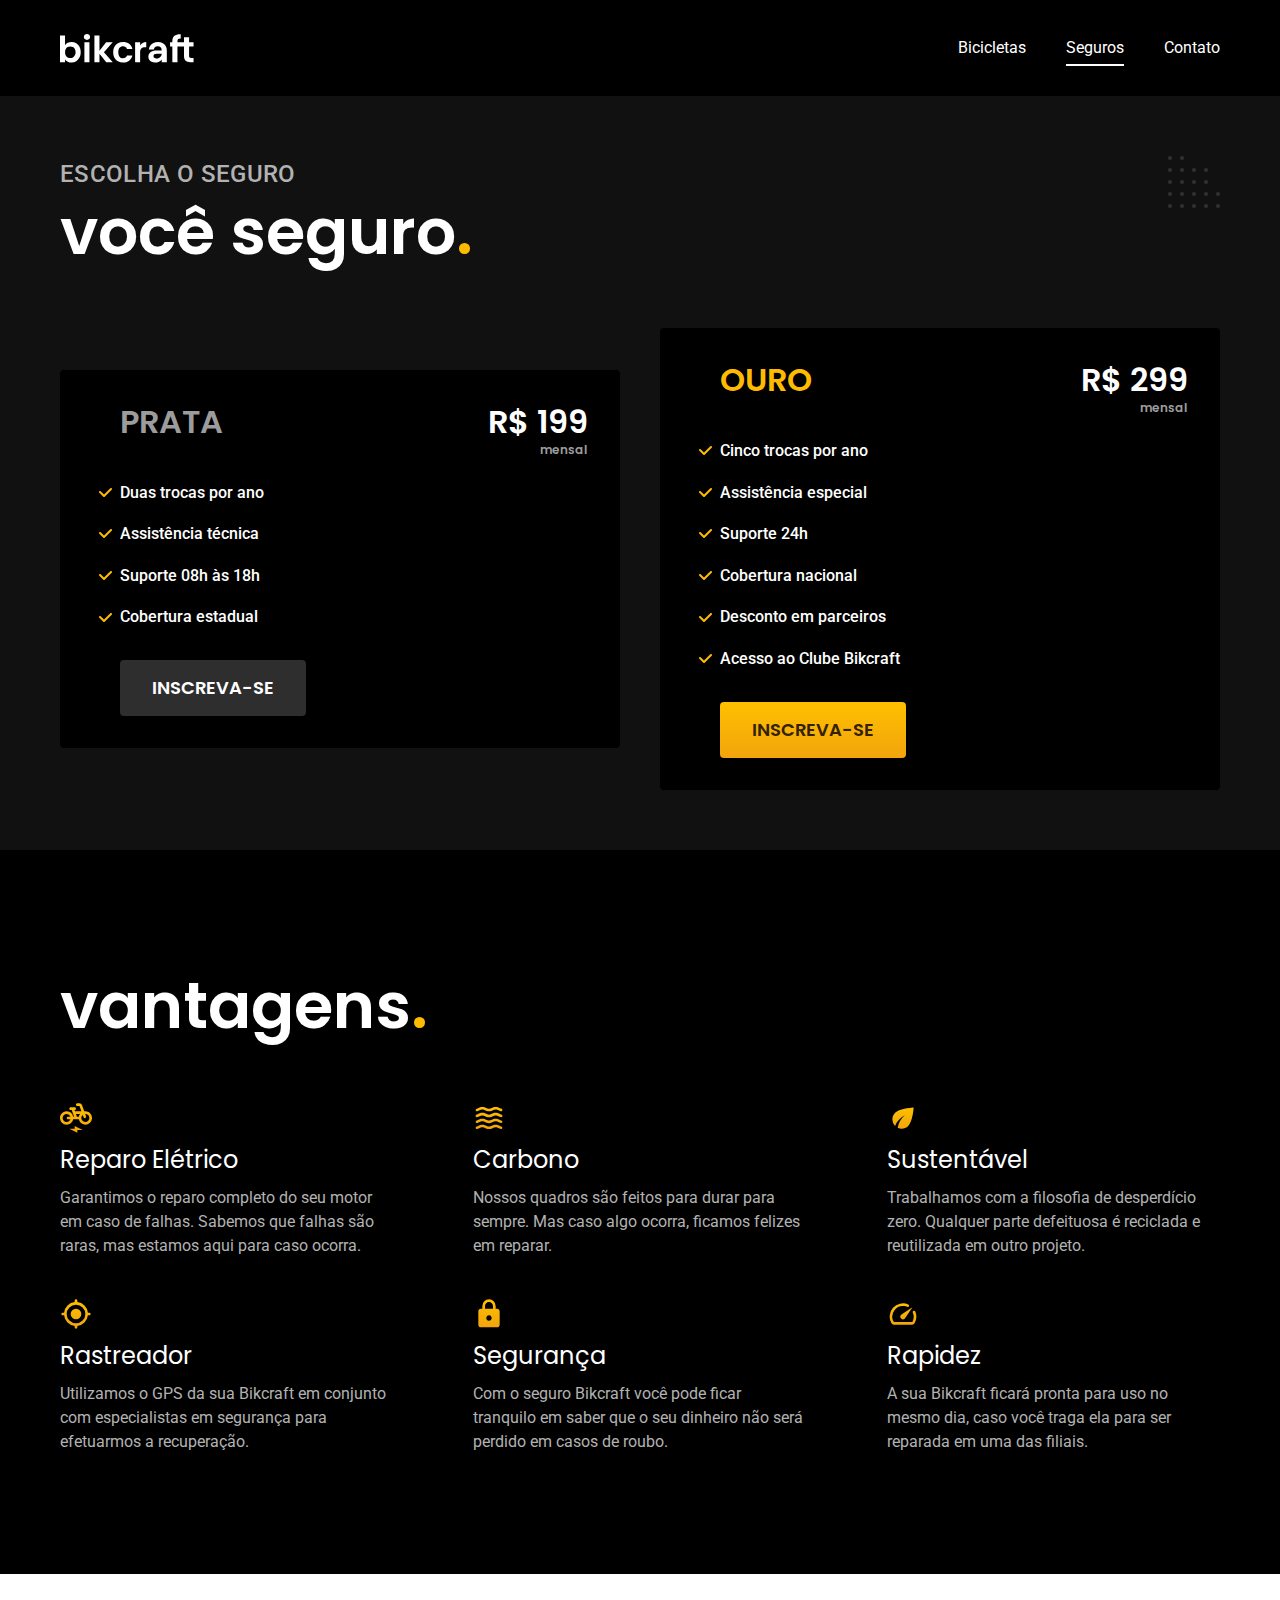
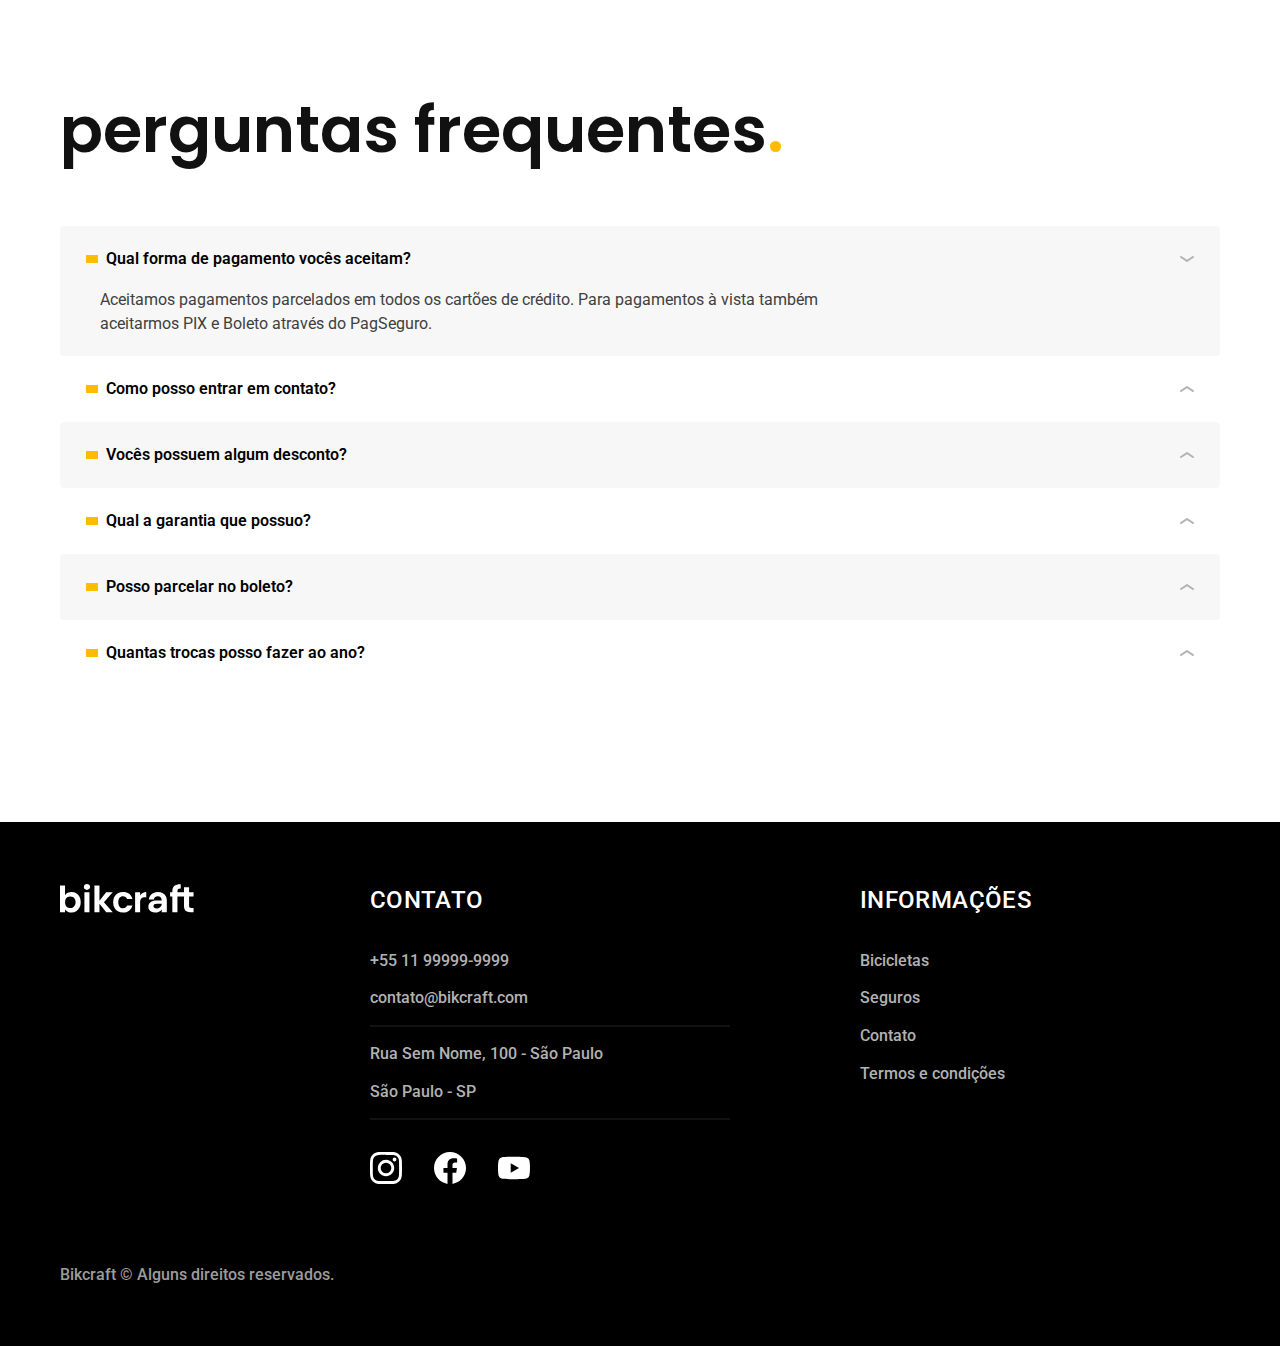
<file: seguros.html>
<!DOCTYPE html>
<html lang="pt-br">

<head>
  <meta charset="UTF-8">
  <meta name="viewport" content="width=device-width, initial-scale=1.0">
  <meta name="description" content="Termos e condições">
  <title>Seguros | Bikraft</title>

  <link rel="icon" href="./favicon.svg" type="image/svg+xml">
  <link rel="preload" href="./css/style.min.css" as="style">
  <link rel="stylesheet" href="./css/style.min.css">

  <link rel="preconnect" href="https://fonts.googleapis.com">
  <link rel="preconnect" href="https://fonts.gstatic.com" crossorigin>
  <link href="https://fonts.googleapis.com/css2?family=Merriweather:ital,wght@1,900&family=Poppins:wght@400;600&family=Roboto:wght@400;500&display=swap" rel="stylesheet">

  <script>document.documentElement.classList.add('js');</script>
</head>

<body id="seguros">
  <header class="header-bg">
    <div class="header container">
      <a href="./">
        <img src="./img/bikcraft.svg" alt="Bikraft">
      </a>
      <nav aria-label="primaria">
        <ul class="header-menu font-1-m cor-0">
          <li><a href="./bicicletas.html">Bicicletas</a></li>
          <li><a href="./seguros.html">Seguros</a></li>
          <li><a href="./contato.html">Contato</a></li>
        </ul>
      </nav>
    </div>
  </header>

  <main class="seguros-bg">
    <div class="titulo-bg">
      <div class="titulo container">
        <p class="font-2-l-b cor-5">Escolha o seguro</p>
        <h1 class="font-1-xxl cor-0">você seguro<span class="cor-p1">.</span></h1>
      </div>
    </div>
    <div class="seguros container fadeInLeft" data-anime="200">
      <div class="seguros-item">
        <h3 class="font-1-xl cor-6">PRATA</h3>
        <span class="font-1-xl cor-0">R$ 199 <span class="font-1-xs cor-6">mensal</span></span>
        <ul class="font-2-m cor-0">
          <li>Duas trocas por ano</li>
          <li>Assistência técnica</li>
          <li>Suporte 08h às 18h</li>
          <li>Cobertura estadual</li>
        </ul>
        <a class="botao secundario" href="./orcamento.html?tipo=seguro&produto=prata">inscreva-se</a>
      </div>

      <div class="seguros-item fadeInRight" data-anime="400">
        <h3 class="font-1-xl cor-p1">OURO</h3>
        <span class="font-1-xl cor-0">R$ 299 <span class="font-1-xs cor-6">mensal</span></span>
        <ul class="font-2-m cor-0">
          <li>Cinco trocas por ano</li>
          <li>Assistência especial</li>
          <li>Suporte 24h</li>
          <li>Cobertura nacional</li>
          <li>Desconto em parceiros</li>
          <li>Acesso ao Clube Bikcraft</li>
        </ul>
        <a class="botao" href="./orcamento.html?tipo=seguro&produto=ouro">inscreva-se</a>
      </div>
    </div>
  </main>

  <article class="vantagens-bg">
    <div class="vantagens container">
      <h2 class="font-1-xxl cor-0">vantagens<span class="cor-p1">.</span></h2>
      <ul>

        <li>
          <img src="./img/icones/eletrica.svg" alt="">
          <h3 class="font-1-l cor-0">Reparo Elétrico</h3>
          <p class="font-2-s cor-5">Garantimos o reparo completo do seu motor em caso de falhas. Sabemos que falhas são raras, mas estamos aqui para caso ocorra.</p>
        </li>
        <li>
          <img src="./img/icones/carbono.svg" alt="">
          <h3 class="font-1-l cor-0">Carbono</h3>
          <p class="font-2-s cor-5">Nossos quadros são feitos para durar para sempre. Mas caso algo ocorra, ficamos felizes em reparar.</p>
        </li>
        <li>
          <img src="./img/icones/sustentavel.svg" alt="">
          <h3 class="font-1-l cor-0">Sustentável</h3>
          <p class="font-2-s cor-5">Trabalhamos com a filosofia de desperdício zero. Qualquer parte defeituosa é reciclada e reutilizada em outro projeto.</p>
        </li>
        <li>
          <img src="./img/icones/rastreador.svg" alt="">
          <h3 class="font-1-l cor-0">Rastreador</h3>
          <p class="font-2-s cor-5">Utilizamos o GPS da sua Bikcraft em conjunto com especialistas em segurança para efetuarmos a recuperação.</p>
        </li>
        <li>
          <img src="./img/icones/seguro.svg" alt="">
          <h3 class="font-1-l cor-0">Segurança</h3>
          <p class="font-2-s cor-5">Com o seguro Bikcraft você pode ficar tranquilo em saber que o seu dinheiro não será perdido em casos de roubo.</p>
        </li>
        <li>
          <img src="./img/icones/velocidade.svg" alt="">
          <h3 class="font-1-l cor-0">Rapidez</h3>
          <p class="font-2-s cor-5">A sua Bikcraft ficará pronta para uso no mesmo dia, caso você traga ela para ser reparada em uma das filiais.</p>
        </li>

      </ul>
    </div>
  </article>

  <article class="perguntas container">
    <h2 class="font-1-xxl">perguntas frequentes<span class="cor-p1">.</span></h2>

    <dl>
      <div>
        <dt><button class="font-1-m-b" aria-controls="pergunta1" aria-expanded="true">Qual forma de pagamento vocês aceitam?</button></dt>
        <dd id="pergunta1" class="font-2-s cor-9 ativa">Aceitamos pagamentos parcelados em todos os cartões de crédito. Para pagamentos à vista também aceitarmos PIX e Boleto através do PagSeguro.</dd>
      </div>
      <div>
        <dt><button class="font-1-m-b" aria-controls="pergunta2" aria-expanded="false">Como posso entrar em contato?</button></dt>
        <dd id="pergunta2" class="font-2-s cor-9">Pelo nossos canais de atendimento por e-mail, telefone, celular ou Whatsapp.</dd>
      </div>
      <div>
        <dt><button class="font-1-m-b" aria-controls="pergunta3" aria-expanded="false">Vocês possuem algum desconto?</button></dt>
        <dd id="pergunta3" class="font-2-s cor-9">Todos os produtos tem valores fixados abaixo do mercado. Com valores a vista existe sim analise e aplicação de desconto.</dd>
      </div>
      <div>
        <dt><button class="font-1-m-b" aria-controls="pergunta4" aria-expanded="false">Qual a garantia que possuo?</button></dt>
        <dd id="pergunta4" class="font-2-s cor-9">Todos os produtos tem garantia de 1 ano de fabrica. Anexado junto aos produtos durante o envio com nota-fiscal.</dd>
      </div>
      <div>
        <dt><button class="font-1-m-b" aria-controls="pergunta5" aria-expanded="false">Posso parcelar no boleto?</button></dt>
        <dd id="pergunta5" class="font-2-s cor-9">Não. Todos os produtos tem parcelamento apenas para pagamento com cartões de credito.</dd>
      </div>
      <div>
        <dt><button class="font-1-m-b" aria-controls="pergunta6" aria-expanded="false">Quantas trocas posso fazer ao ano?</button></dt>
        <dd id="pergunta6" class="font-2-s cor-9">Poderá realizar a quantidade de trocas conforme plano contratado.</dd>
      </div>
    </dl>
  </article>

  <footer class="footer-bg">
    <div class="footer container">
      <img src="./img/bikcraft.svg" alt="bikcraft">
      <div class="footer-contato">
        <h3 class="font-2-l-b cor-0">contato</h3>
        <ul class="font-2-m cor-5">
          <li><a href="tel:+5511999999999">+55 11 99999-9999</a></li>
          <li><a href="mailto:contato@bikcraft.com">contato@bikcraft.com</a></li>
          <li>Rua Sem Nome, 100 - São Paulo</li>
          <li>São Paulo - SP</li>
        </ul>
        <div class="footer-redes">
          <a href="./">
            <img src="./img/redes/instagram.svg" alt="Instagram">
          </a>
          <a href="./">
            <img src="./img/redes/facebook.svg" alt="Facebook">
          </a>
          <a href="./">
            <img src="./img/redes/youtube.svg" alt="Youtube">
          </a>
        </div>
      </div>
      <div class="footer-informacoes">
        <h3 class="font-2-l-b cor-0">informações</h3>
        <ul class="font-2-m cor-5">
          <li><a href="./bicicletas.html">Bicicletas</a></li>
          <li><a href="./seguros.html">Seguros</a></li>
          <li><a href="./contato.html">Contato</a></li>
          <li><a href="./termos.html">Termos e condições</a></li>
        </ul>
      </div>
      <div class="footer-copy font-2-m cor-6">
        <p>Bikcraft © Alguns direitos reservados.</p>
      </div>
    </div>
  </footer>
  <script src="./plugins/simple-anime.js"></script>
  <script src="./js/script.js"></script>
</body>

</html>
</file>
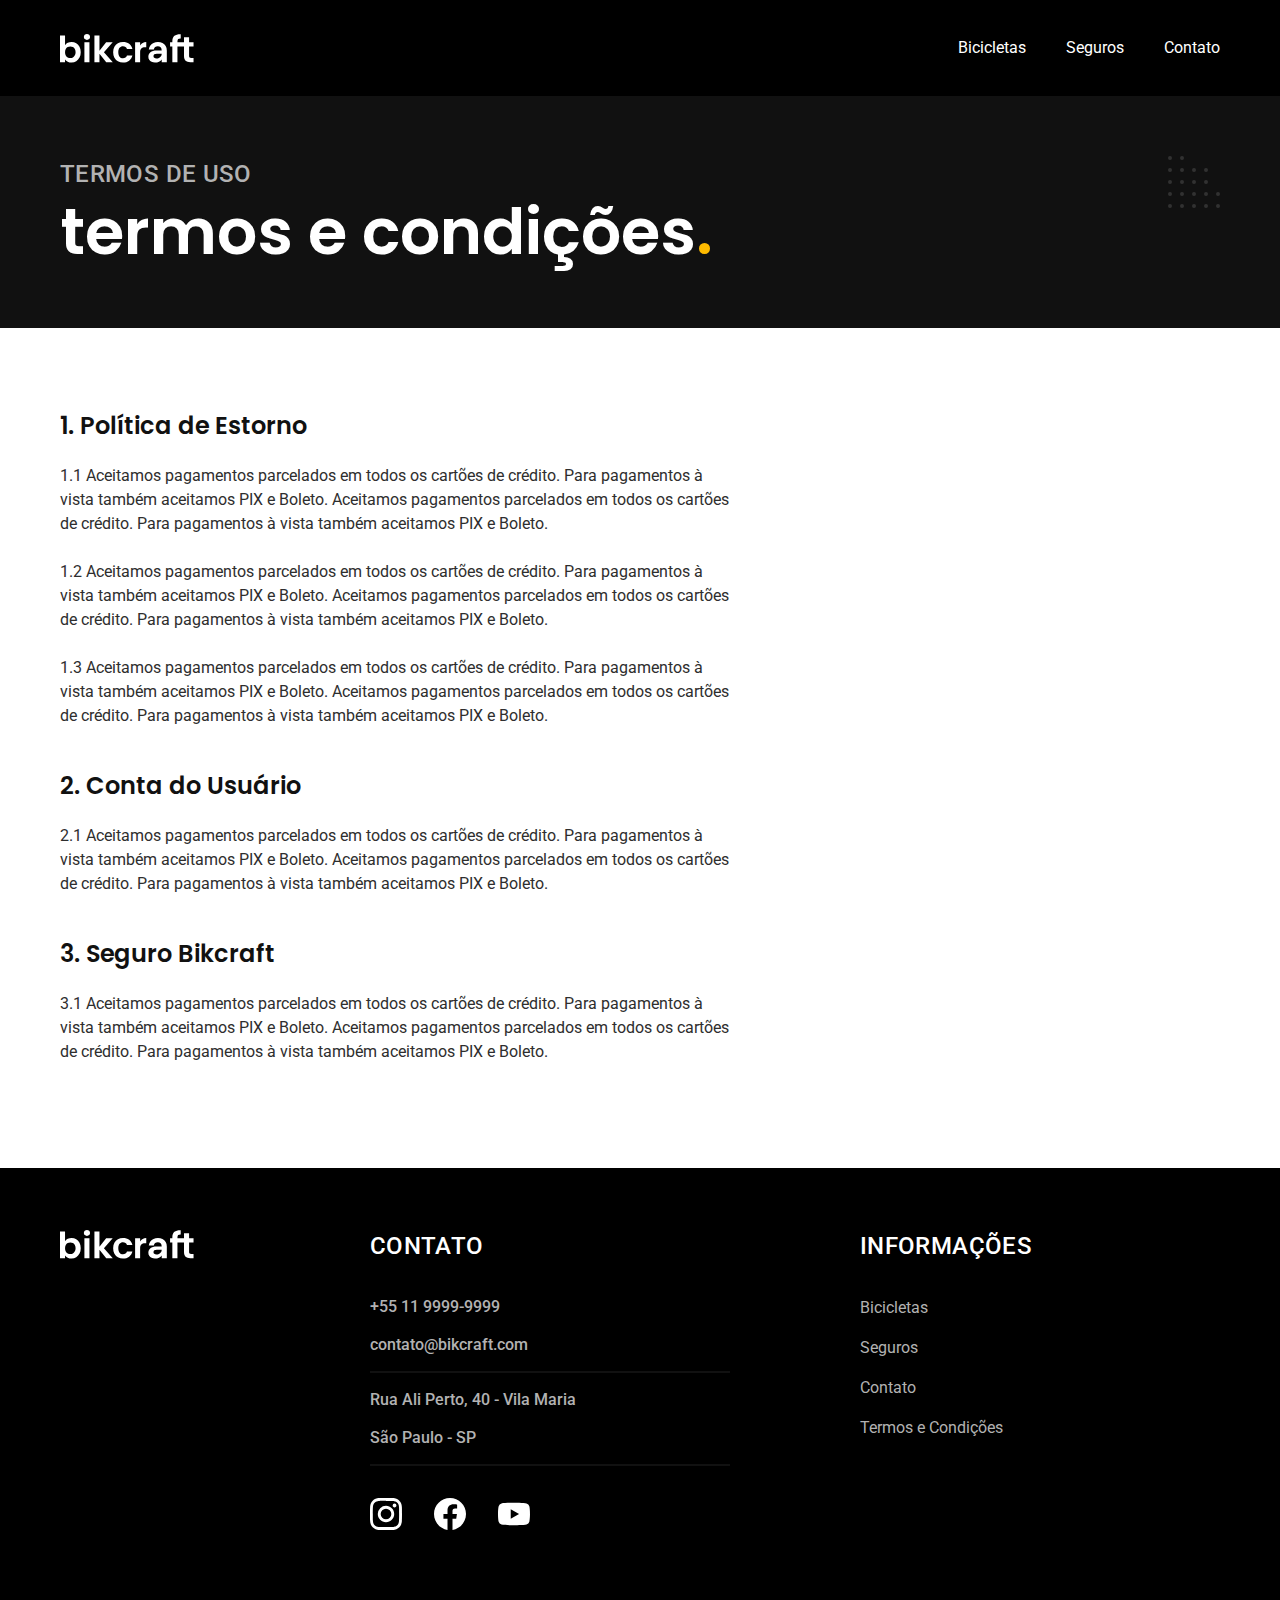
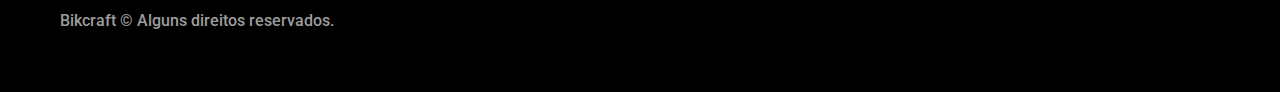
<file: termos.html>
<!DOCTYPE html>
<html lang="pt-br">

<head>
  <meta charset="UTF-8">
  <meta name="viewport" content="width=device-width, initial-scale=1.0">

  <title>Termos e Condições | Bikcraft</title>
  <meta name="description" content="Termos e condições.">

  <link rel="icon" href="./favicon.svg" type="image/svg+xml">
  <link rel="preload" href="./css/style.min.css" as="style">
  <link rel="stylesheet" href="./css/style.min.css">

  <link rel="preconnect" href="https://fonts.googleapis.com">
  <link rel="preconnect" href="https://fonts.gstatic.com" crossorigin>
  <link href="https://fonts.googleapis.com/css2?family=Merriweather:ital,wght@1,900&family=Poppins:wght@400;600&family=Roboto:wght@400;500&display=swap" rel="stylesheet">

  <script>document.documentElement.classList.add('js');</script>
</head>

<body id="termos">
  <header class="header-bg">
    <div class="header container">
      <a href="./">
        <img src="./img/bikcraft.svg" alt="Bikcraft">
      </a>

      <nav aria-label="primaria">
        <ul class="header-menu font-1-m cor-0">
          <li><a href="./bicicletas.html">Bicicletas</a></li>
          <li><a href="./seguros.html">Seguros</a></li>
          <li><a href="./contato.html">Contato</a></li>
        </ul>
      </nav>
    </div>
  </header>

  <main>
    <div class="titulo-bg">
      <div class="titulo container">
        <p class="font-2-l-b cor-5">Termos de uso</p>
        <h1 class="font-1-xxl cor-0">termos e condições<span class="cor-p1">.</span></h1>
      </div>
    </div>

    <div class="termos font-2-s cor-10 container">
      <h2 class="font-1-l cor-11">1. Política de Estorno</h2>
      <p>1.1 Aceitamos pagamentos parcelados em todos os cartões de crédito. Para pagamentos à vista também aceitamos PIX e Boleto. Aceitamos pagamentos parcelados em todos os cartões de crédito. Para pagamentos à vista também aceitamos PIX e Boleto.</p>
      <p>1.2 Aceitamos pagamentos parcelados em todos os cartões de crédito. Para pagamentos à vista também aceitamos PIX e Boleto. Aceitamos pagamentos parcelados em todos os cartões de crédito. Para pagamentos à vista também aceitamos PIX e Boleto.</p>
      <p>1.3 Aceitamos pagamentos parcelados em todos os cartões de crédito. Para pagamentos à vista também aceitamos PIX e Boleto. Aceitamos pagamentos parcelados em todos os cartões de crédito. Para pagamentos à vista também aceitamos PIX e Boleto.</p>
      <h2 class="font-1-l cor-11">2. Conta do Usuário</h2>
      <p>2.1 Aceitamos pagamentos parcelados em todos os cartões de crédito. Para pagamentos à vista também aceitamos PIX e Boleto. Aceitamos pagamentos parcelados em todos os cartões de crédito. Para pagamentos à vista também aceitamos PIX e Boleto.</p>
      <h2 class="font-1-l cor-11">3. Seguro Bikcraft</h2>
      <p>3.1 Aceitamos pagamentos parcelados em todos os cartões de crédito. Para pagamentos à vista também aceitamos PIX e Boleto. Aceitamos pagamentos parcelados em todos os cartões de crédito. Para pagamentos à vista também aceitamos PIX e Boleto.</p>
    </div>
  </main>

  <footer class="footer-bg">
    <div class="footer container">
      <img src="./img/bikcraft.svg" alt="Bikcraft">
      <div class="footer-contato">
        <h3 class="font-2-l-b cor-0">Contato</h3>
        <ul class="font-2-m cor-5">
          <li><a href="tel:+552199999999">+55 11 9999-9999</a></li>
          <li><a href="mailto:contato@bikcraft.com">contato@bikcraft.com</a></li>
          <li>Rua Ali Perto, 40 - Vila Maria</li>
          <li>São Paulo - SP</li>
        </ul>
        <div class="footer-redes">
          <a href="./">
            <img src="./img/redes/instagram.svg" alt="Instagram">
          </a>
          <a href="./">
            <img src="./img/redes/facebook.svg" alt="Facebook">
          </a>
          <a href="./">
            <img src="./img/redes/youtube.svg" alt="Youtube">
          </a>
        </div>
      </div>
      <div class="footer-informacoes">
        <h3 class="font-2-l-b cor-0">Informações</h3>
        <nav>
          <ul class="font-1-m cor-5">
            <li><a href="./bicicletas.html">Bicicletas</a></li>
            <li><a href="./seguros.html">Seguros</a></li>
            <li><a href="./contato.html">Contato</a></li>
            <li><a href="./termos.html">Termos e Condições</a></li>
          </ul>
        </nav>
      </div>
      <p class="footer-copy font-2-m cor-6">Bikcraft © Alguns direitos reservados.</p>
    </div>
  </footer>
  <script src="./js/script.js"></script>
</body>

</html>
</file>
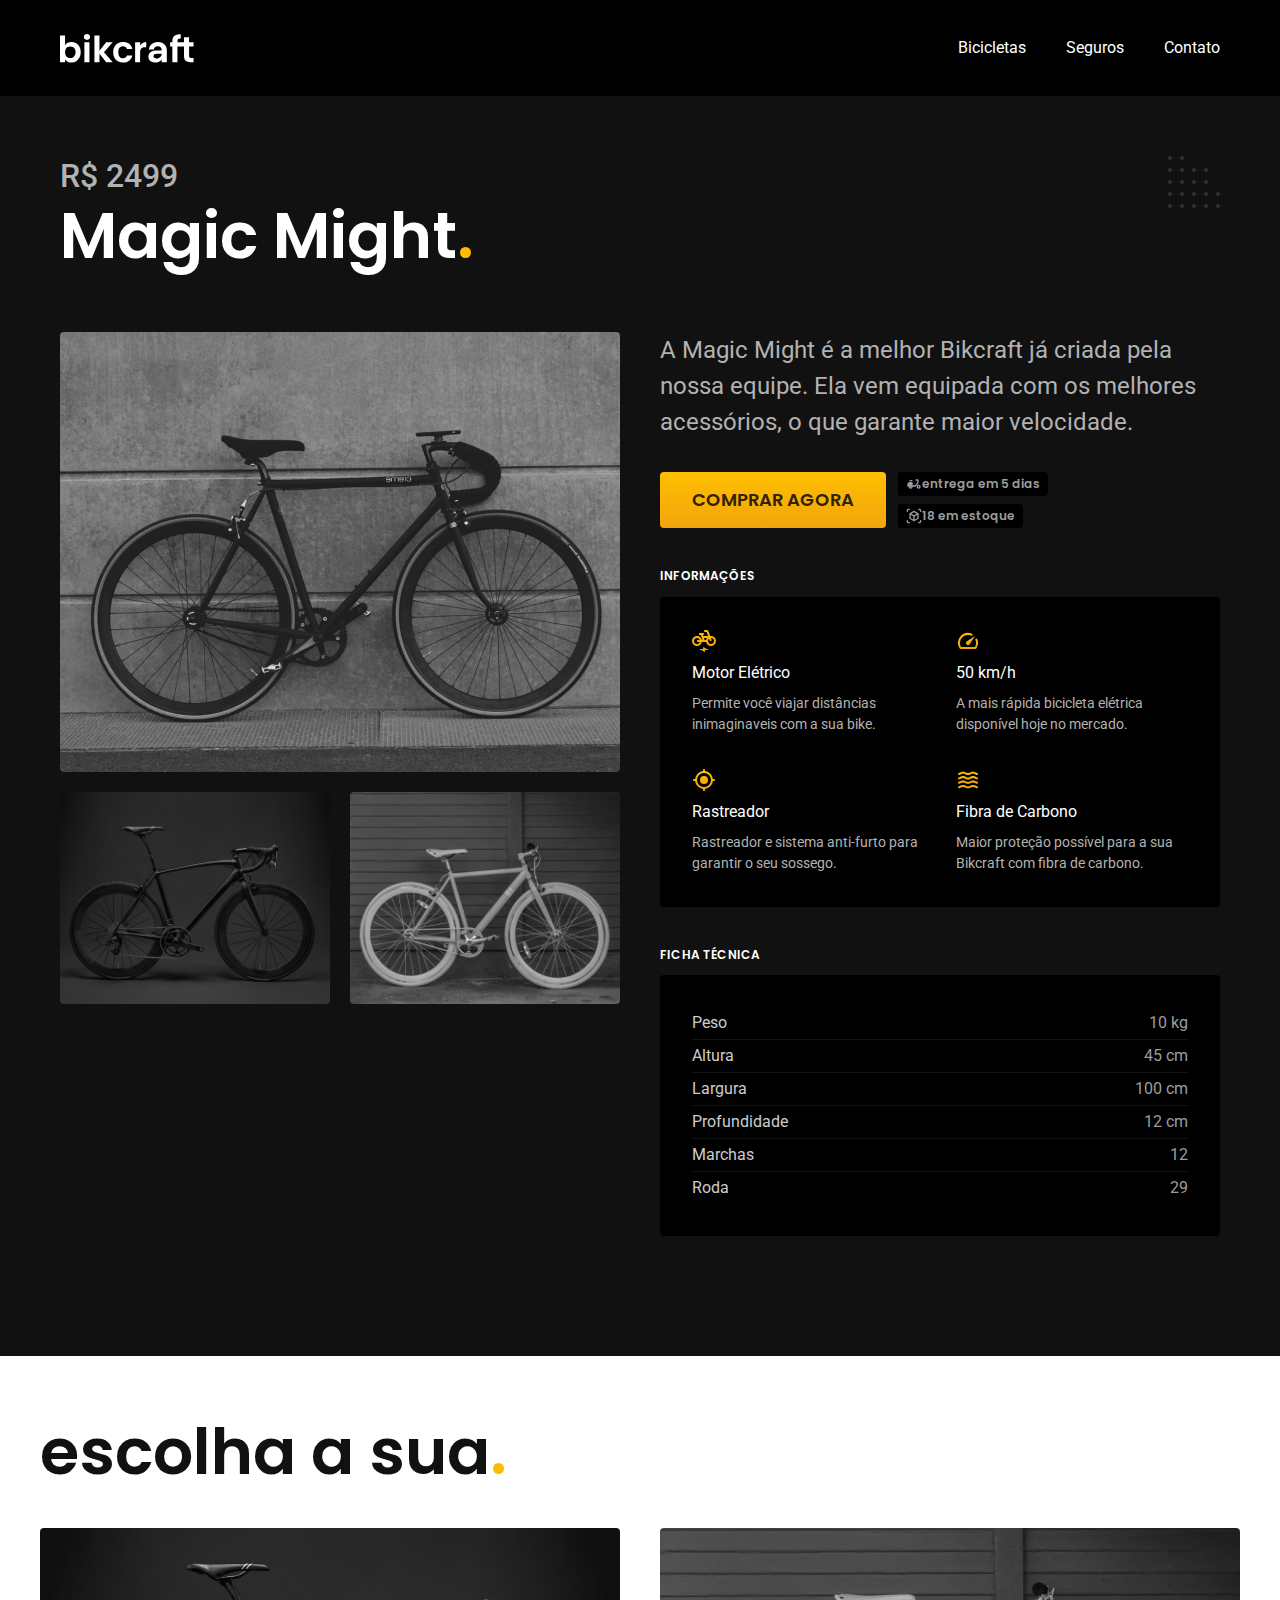
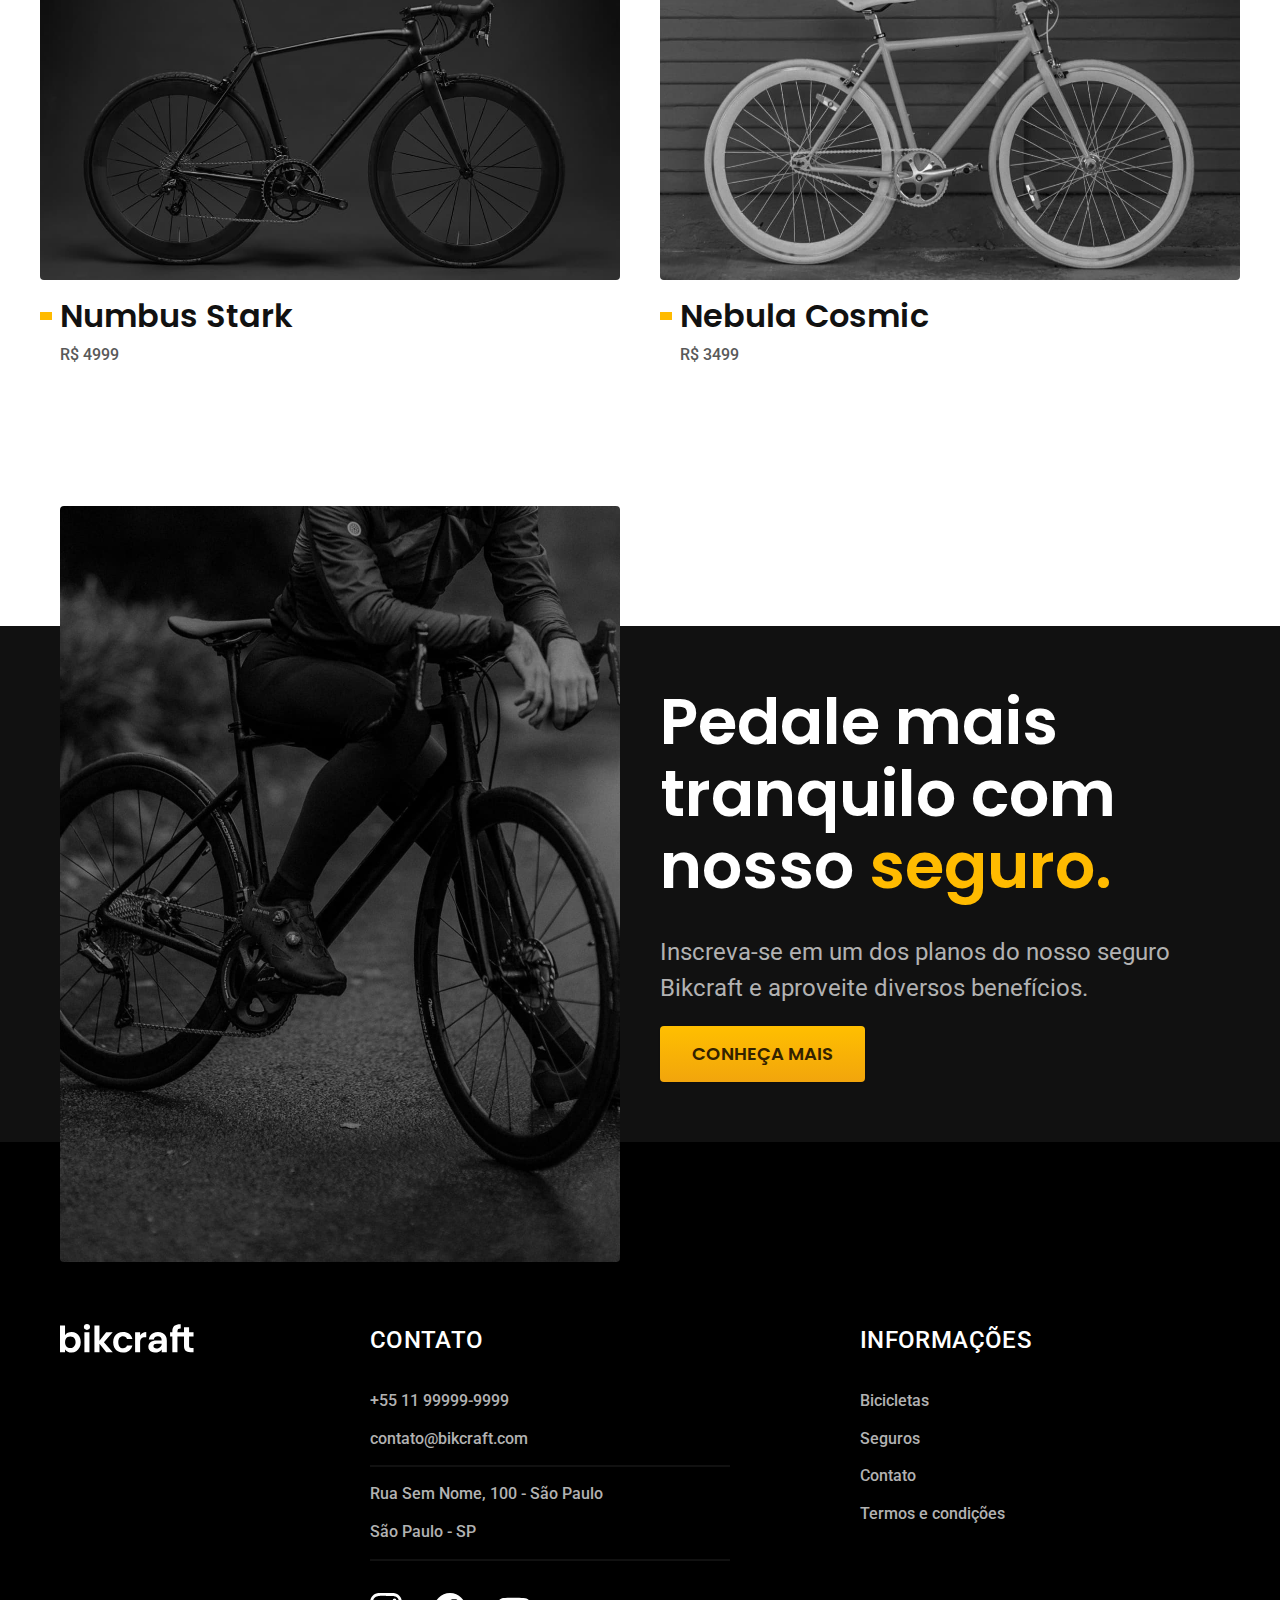
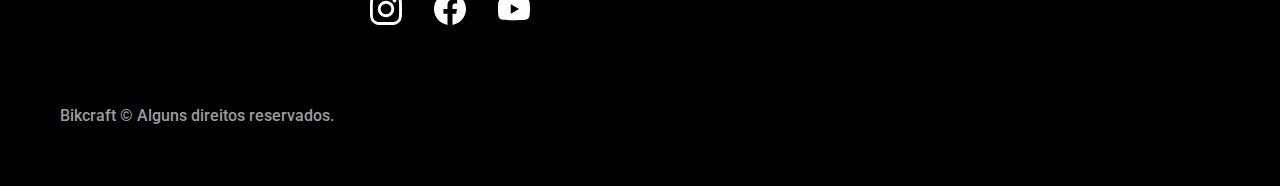
<file: bicicletas/magic.html>
<!DOCTYPE html>
<html lang="pt-br">

<head>
  <meta charset="UTF-8">
  <meta name="viewport" content="width=device-width, initial-scale=1.0">
  <meta name="description" content="Termos e condições">
  <title>Magic | Bikraft</title>

  <link rel="icon" href="../favicon.svg" type="image/svg+xml">
  <link rel="preload" href="../css/style.min.css" as="style">
  <link rel="stylesheet" href="../css/style.min.css">

  <link rel="preconnect" href="https://fonts.googleapis.com">
  <link rel="preconnect" href="https://fonts.gstatic.com" crossorigin>
  <link href="https://fonts.googleapis.com/css2?family=Merriweather:ital,wght@1,900&family=Poppins:wght@400;600&family=Roboto:wght@400;500&display=swap" rel="stylesheet">

  <script>document.documentElement.classList.add('js');</script>
</head>

<body id="bicicleta">
  <header class="header-bg">
    <div class="header container">
      <a href="../">
        <img src="../img/bikcraft.svg" alt="Bikraft">
      </a>
      <nav aria-label="primaria">
        <ul class="header-menu font-1-m cor-0">
          <li><a href="../bicicletas.html">Bicicletas</a></li>
          <li><a href="../seguros.html">Seguros</a></li>
          <li><a href="../contato.html">Contato</a></li>
        </ul>
      </nav>
    </div>
  </header>

  <main class="titulo-bg">
    <div>
      <div class="titulo container">
        <p class="font-2-xl cor-5">r$ 2499</p>
        <h1 class="font-1-xxl cor-0">Magic Might<span class="cor-p1">.</span></h1>
      </div>
    </div>
    <div class="bicicleta container">
      <div class="bicicleta-imagens">
        <img src="../img/bicicleta/nimbus2.jpg" alt="Bicicleta 1">
        <img src="../img/bicicleta/nimbus1.jpg" alt="Bicicleta 2">
        <img src="../img/bicicleta/nimbus3.jpg" alt="Bicicleta 3">
      </div>
      <div class="bicicleta-conteudo">
        <p class="font-2-l cor-5">A Magic Might é a melhor Bikcraft já criada pela nossa equipe. Ela vem equipada com os melhores acessórios, o que garante maior velocidade.</p>
        <div class="bicicleta-comprar">
          <a class="botao" href="../orcamento.html?tipo=bikcraft&produto=magic">Comprar Agora</a>
          <span class="font-1-xs cor-6"><img src="../img/icones/entrega.svg" alt=""> entrega em 5 dias</span>
          <span class="font-1-xs cor-6"><img src="../img/icones/estoque.svg" alt=""> 18 em estoque</span>
        </div>
        <!-- box de informações -->
        <h2 class="font-1-xs cor-0">Informações</h2>
        <ul class="bicicleta-informacoes">
          <li>
            <img src="../img/icones/eletrica.svg" alt="">
            <h3 class="font-1-m cor-0">Motor Elétrico</h3>
            <p class="font-2-xs cor-5">Permite você viajar distâncias inimaginaveis com a sua bike.</p>
          </li>
          <li>
            <img src="../img/icones/velocidade.svg" alt="">
            <h3 class="font-1-m cor-0">50 km/h</h3>
            <p class="font-2-xs cor-5">A mais rápida bicicleta elétrica disponível hoje no mercado.</p>
          </li>
          <li>
            <img src="../img/icones/rastreador.svg" alt="">
            <h3 class="font-1-m cor-0">Rastreador</h3>
            <p class="font-2-xs cor-5">Rastreador e sistema anti-furto para garantir o seu sossego.</p>
          </li>
          <li>
            <img src="../img/icones/carbono.svg" alt="">
            <h3 class="font-1-m cor-0">Fibra de Carbono</h3>
            <p class="font-2-xs cor-5">Maior proteção possível para a sua Bikcraft com fibra de carbono.</p>
          </li>
        </ul>
        <!-- box de ficha técnica -->
        <h2 class="font-1-xs cor-0">Ficha Técnica</h2>
        <ul class="bicicleta-ficha font-2-s cor-4">
          <li>Peso <span>10 kg</span></li>
          <li>Altura <span>45 cm</span></li>
          <li>Largura <span>100 cm</span></li>
          <li>Profundidade <span>12 cm</span></li>
          <li>Marchas <span>12</span></li>
          <li>Roda <span>29</span></li>
        </ul>
      </div>
    </div>
  </main>
  <article class="bicicletas-lista container">
    <h2 class="font-1-xxl">escolha a sua<span class="cor-p1">.</span></h2>
    <ul>
      <li>
        <a href="./nimbus.html">
          <img src="../img/bicicletas/nimbus.jpg" alt="Bicicleta preta">
          <h3 class="font-1-xl">Numbus Stark</h3>
          <span class="font-2-m cor-8">R$ 4999</span>
        </a>
      </li>
      <li>
        <a href="./nebula.html">
          <img src="../img/bicicletas/nebula.jpg" alt="Bicicleta preta">
          <h3 class="font-1-xl">Nebula Cosmic</h3>
          <span class="font-2-m cor-8">R$ 3499</span>
        </a>
      </li>
    </ul>
  </article>
  <article class="seguro-bg">
    <div class="seguro container">
      <div class="seguro-imagem">
        <img src="../img/fotos/seguros.jpg" alt="Pessoa parada em cima da bicicleta.">
      </div>
      <div class="seguro-conteudo">
        <h2 class="font-1-xxl cor-0">Pedale mais tranquilo com nosso <span class="cor-p1">seguro.</span></h2>
        <p class="font-2-l cor-5">Inscreva-se em um dos planos do nosso seguro Bikcraft e aproveite diversos benefícios.</p>
        <a class="botao" href="../seguros.html">Conheça Mais</a>
      </div>
    </div>
  </article>

  <footer class="footer-bg">
    <div class="footer container">
      <img src="../img/bikcraft.svg" alt="bikcraft">
      <div class="footer-contato">
        <h3 class="font-2-l-b cor-0">contato</h3>
        <ul class="font-2-m cor-5">
          <li><a href="tel:+5511999999999">+55 11 99999-9999</a></li>
          <li><a href="mailto:contato@bikcraft.com">contato@bikcraft.com</a></li>
          <li>Rua Sem Nome, 100 - São Paulo</li>
          <li>São Paulo - SP</li>
        </ul>
        <div class="footer-redes">
          <a href="../">
            <img src="../img/redes/instagram.svg" alt="Instagram">
          </a>
          <a href="./">
            <img src="../img/redes/facebook.svg" alt="Facebook">
          </a>
          <a href="./">
            <img src="../img/redes/youtube.svg" alt="Youtube">
          </a>
        </div>
      </div>
      <div class="footer-informacoes">
        <h3 class="font-2-l-b cor-0">informações</h3>
        <ul class="font-2-m cor-5">
          <li><a href="../bicicletas.html">Bicicletas</a></li>
          <li><a href="../seguros.html">Seguros</a></li>
          <li><a href="../contato.html">Contato</a></li>
          <li><a href="../termos.html">Termos e condições</a></li>
        </ul>
      </div>
      <div class="footer-copy font-2-m cor-6">
        <p>Bikcraft © Alguns direitos reservados.</p>
      </div>
    </div>
  </footer>
  <script src="../js/script.js"></script>
</body>

</html>
</file>
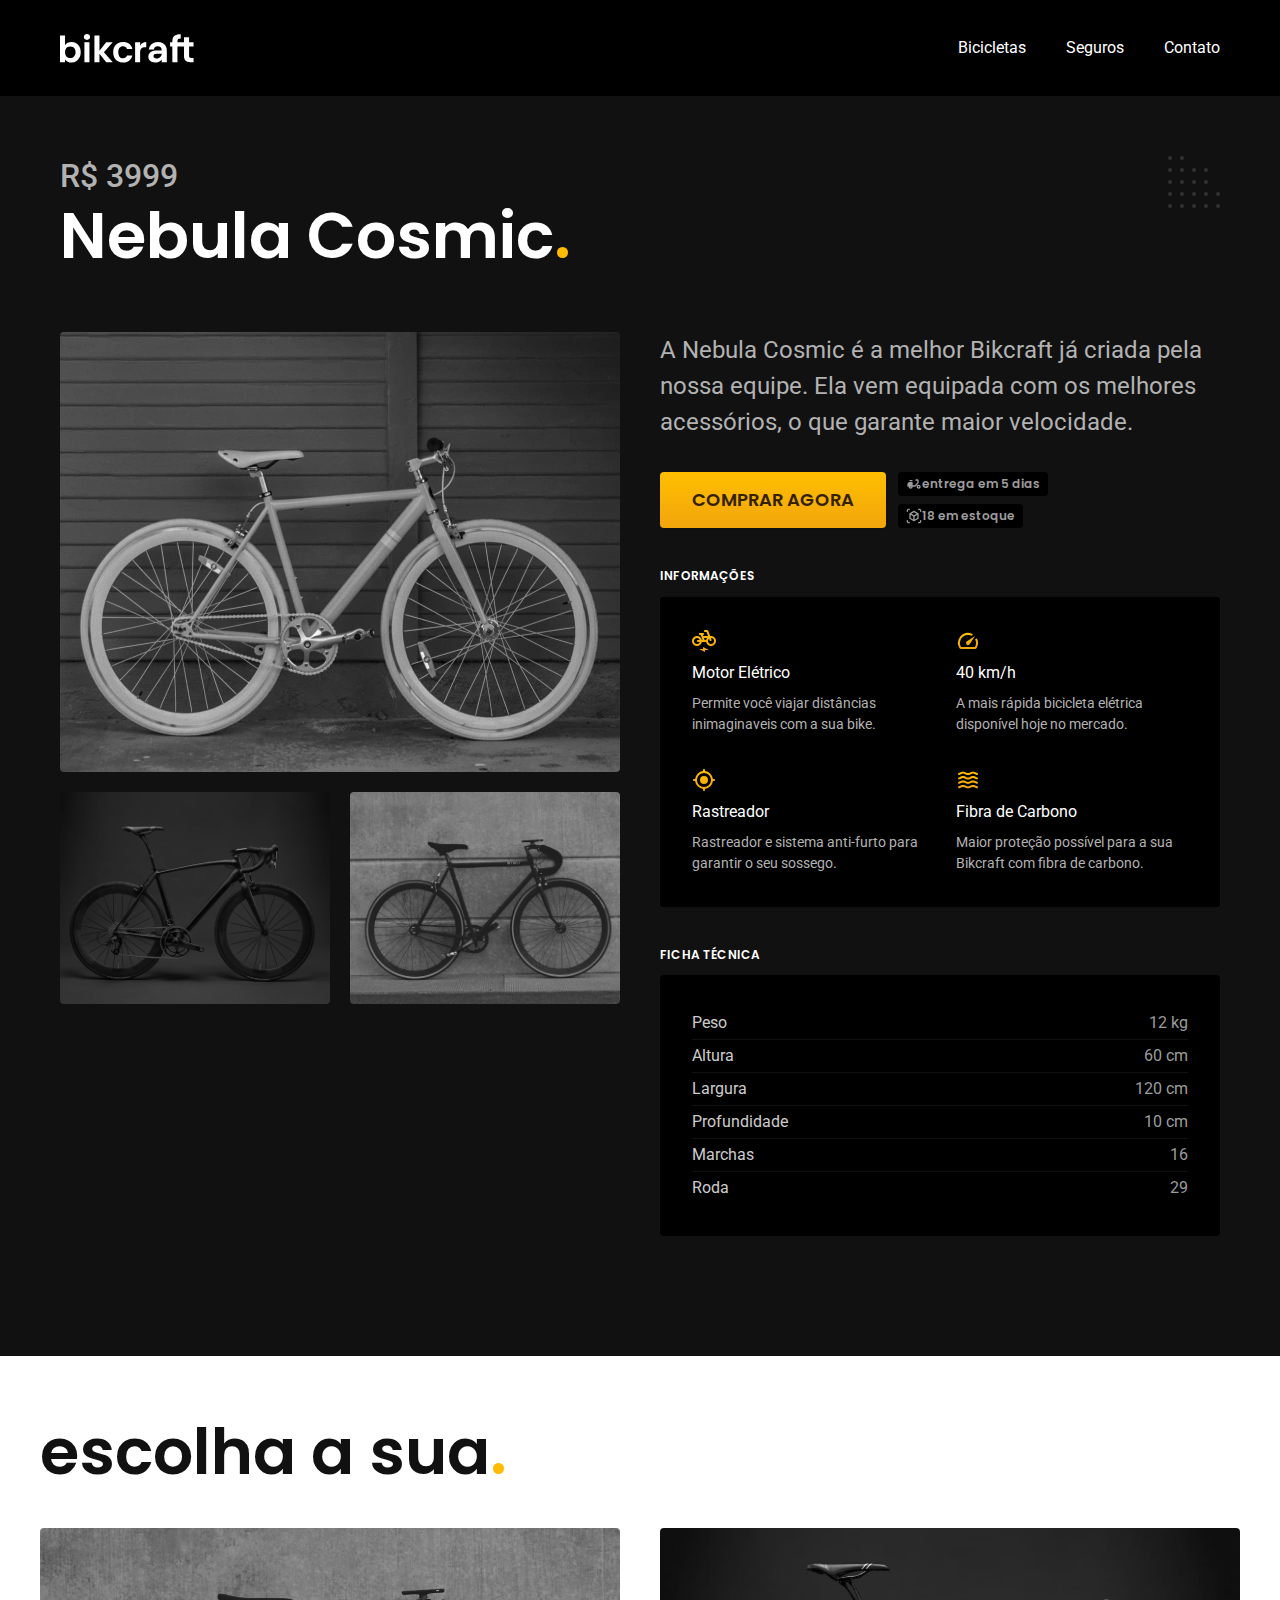
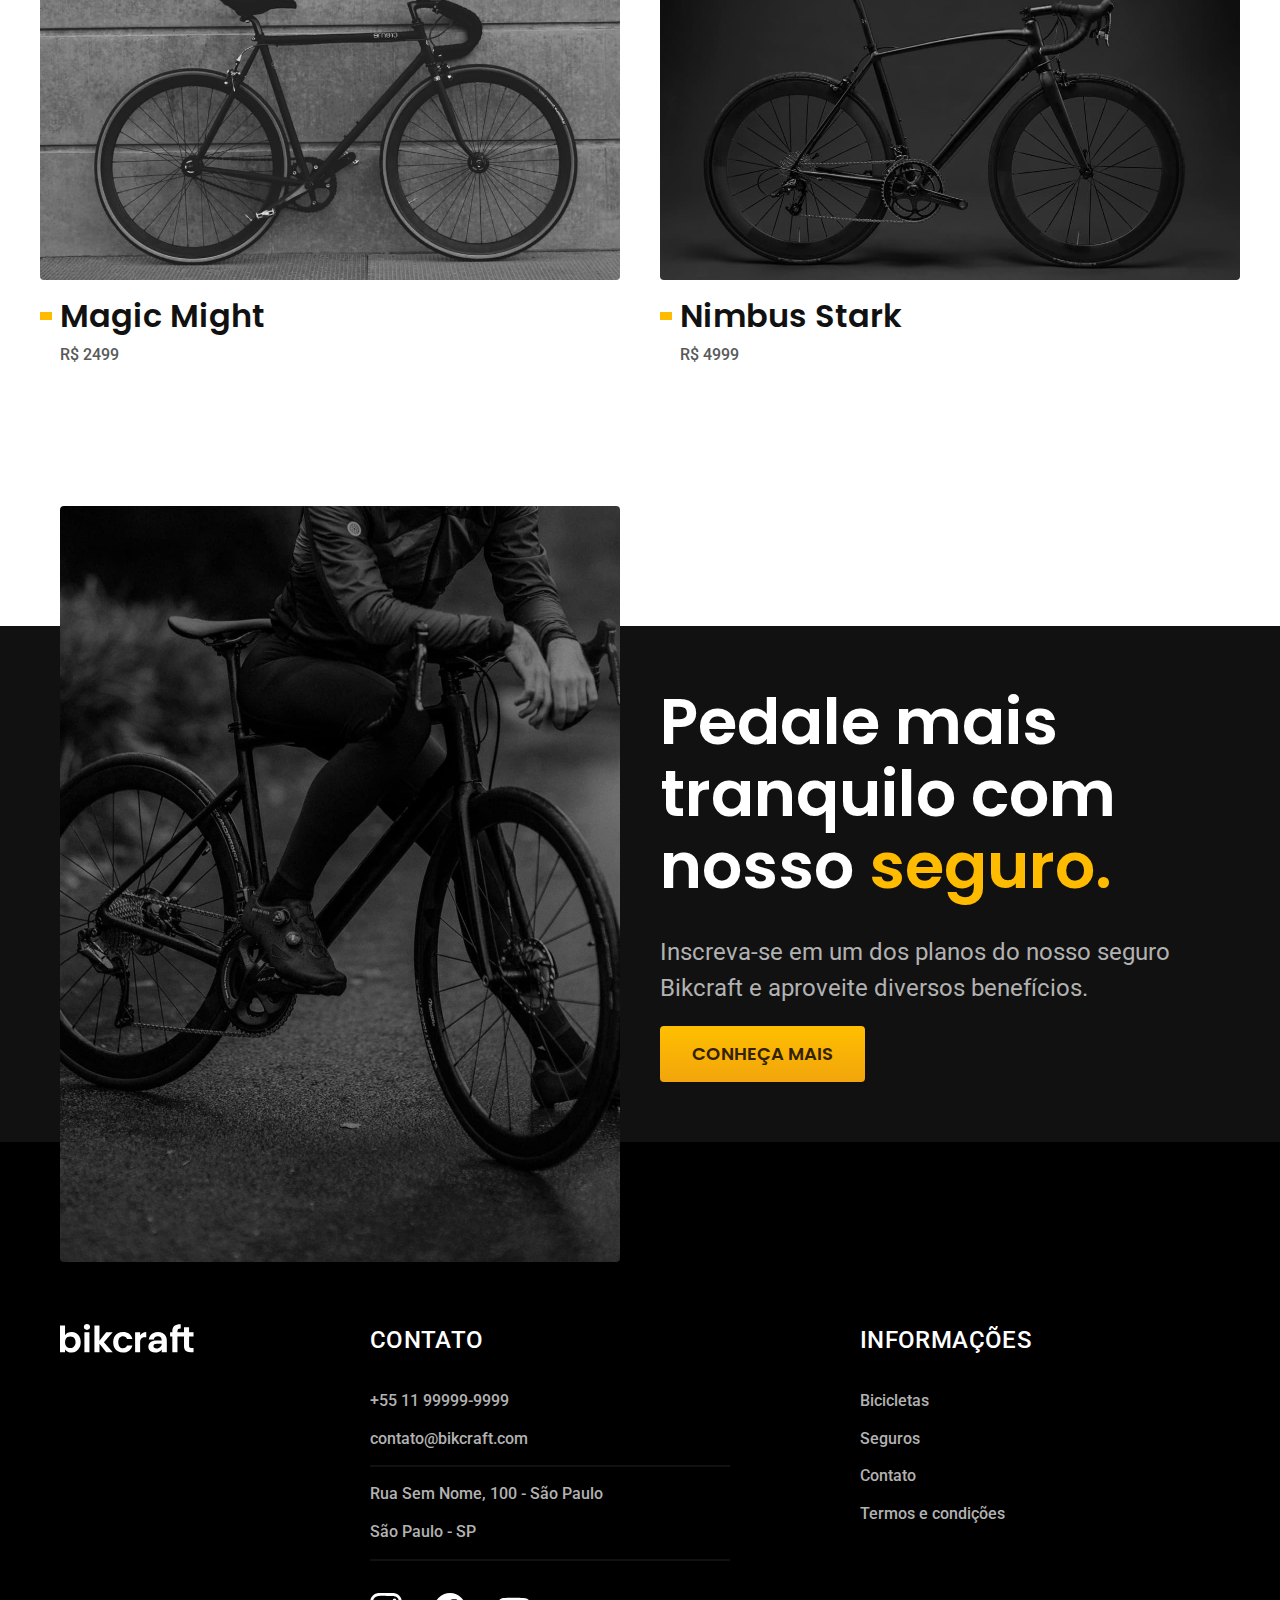
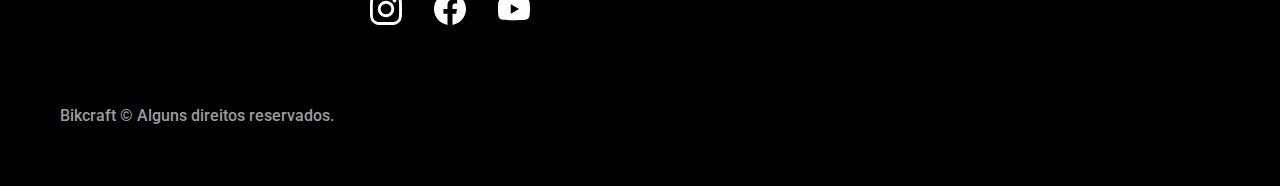
<file: bicicletas/nebula.html>
<!DOCTYPE html>
<html lang="pt-br">

<head>
  <meta charset="UTF-8">
  <meta name="viewport" content="width=device-width, initial-scale=1.0">
  <meta name="description" content="Termos e condições">
  <title>Nebula | Bikraft</title>

  <link rel="icon" href="../favicon.svg" type="image/svg+xml">
  <link rel="stylesheet" href="../css/style.min.css">
  <link rel="preconnect" href="https://fonts.googleapis.com">

  <link rel="preconnect" href="https://fonts.googleapis.com">
  <link rel="preconnect" href="https://fonts.gstatic.com" crossorigin>
  <link href="https://fonts.googleapis.com/css2?family=Merriweather:ital,wght@1,900&family=Poppins:wght@400;600&family=Roboto:wght@400;500&display=swap" rel="stylesheet">

  <script>document.documentElement.classList.add('js');</script>
</head>

<body id="bicicleta">
  <header class="header-bg">
    <div class="header container">
      <a href="../">
        <img src="../img/bikcraft.svg" alt="Bikraft">
      </a>
      <nav aria-label="primaria">
        <ul class="header-menu font-1-m cor-0">
          <li><a href="../bicicletas.html">Bicicletas</a></li>
          <li><a href="../seguros.html">Seguros</a></li>
          <li><a href="../contato.html">Contato</a></li>
        </ul>
      </nav>
    </div>
  </header>

  <main class="titulo-bg">
    <div>
      <div class="titulo container">
        <p class="font-2-xl cor-5">r$ 3999</p>
        <h1 class="font-1-xxl cor-0">Nebula Cosmic<span class="cor-p1">.</span></h1>
      </div>
    </div>
    <div class="bicicleta container">
      <div class="bicicleta-imagens">
        <img src="../img/bicicleta/nimbus3.jpg" alt="Bicicleta 1">
        <img src="../img/bicicleta/nimbus1.jpg" alt="Bicicleta 2">
        <img src="../img/bicicleta/nimbus2.jpg" alt="Bicicleta 3">
      </div>
      <div class="bicicleta-conteudo">
        <p class="font-2-l cor-5">A Nebula Cosmic é a melhor Bikcraft já criada pela nossa equipe. Ela vem equipada com os melhores acessórios, o que garante maior velocidade.</p>
        <div class="bicicleta-comprar">
          <a class="botao" href="../orcamento.html?tipo=bikcraft&produto=nebula">Comprar Agora</a>
          <span class="font-1-xs cor-6"><img src="../img/icones/entrega.svg" alt=""> entrega em 5 dias</span>
          <span class="font-1-xs cor-6"><img src="../img/icones/estoque.svg" alt=""> 18 em estoque</span>
        </div>
        <!-- box de informações -->
        <h2 class="font-1-xs cor-0">Informações</h2>
        <ul class="bicicleta-informacoes">
          <li>
            <img src="../img/icones/eletrica.svg" alt="">
            <h3 class="font-1-m cor-0">Motor Elétrico</h3>
            <p class="font-2-xs cor-5">Permite você viajar distâncias inimaginaveis com a sua bike.</p>
          </li>
          <li>
            <img src="../img/icones/velocidade.svg" alt="">
            <h3 class="font-1-m cor-0">40 km/h</h3>
            <p class="font-2-xs cor-5">A mais rápida bicicleta elétrica disponível hoje no mercado.</p>
          </li>
          <li>
            <img src="../img/icones/rastreador.svg" alt="">
            <h3 class="font-1-m cor-0">Rastreador</h3>
            <p class="font-2-xs cor-5">Rastreador e sistema anti-furto para garantir o seu sossego.</p>
          </li>
          <li>
            <img src="../img/icones/carbono.svg" alt="">
            <h3 class="font-1-m cor-0">Fibra de Carbono</h3>
            <p class="font-2-xs cor-5">Maior proteção possível para a sua Bikcraft com fibra de carbono.</p>
          </li>
        </ul>
        <!-- box de ficha técnica -->
        <h2 class="font-1-xs cor-0">Ficha Técnica</h2>
        <ul class="bicicleta-ficha font-2-s cor-4">
          <li>Peso <span>12 kg</span></li>
          <li>Altura <span>60 cm</span></li>
          <li>Largura <span>120 cm</span></li>
          <li>Profundidade <span>10 cm</span></li>
          <li>Marchas <span>16</span></li>
          <li>Roda <span>29</span></li>
        </ul>
      </div>
    </div>
  </main>
  <article class="bicicletas-lista container">
    <h2 class="font-1-xxl">escolha a sua<span class="cor-p1">.</span></h2>
    <ul>
      <li>
        <a href="./magic.html">
          <img src="../img/bicicletas/magic.jpg" alt="Bicicleta preta">
          <h3 class="font-1-xl">Magic Might</h3>
          <span class="font-2-m cor-8">R$ 2499</span>
        </a>
      </li>
      <li>
        <a href="./nimbus.html">
          <img src="../img/bicicletas/nimbus.jpg" alt="Bicicleta preta">
          <h3 class="font-1-xl">Nimbus Stark</h3>
          <span class="font-2-m cor-8">R$ 4999</span>
        </a>
      </li>
    </ul>
  </article>
  <article class="seguro-bg">
    <div class="seguro container">
      <div class="seguro-imagem">
        <img src="../img/fotos/seguros.jpg" alt="Pessoa parada em cima da bicicleta.">
      </div>
      <div class="seguro-conteudo">
        <h2 class="font-1-xxl cor-0">Pedale mais tranquilo com nosso <span class="cor-p1">seguro.</span></h2>
        <p class="font-2-l cor-5">Inscreva-se em um dos planos do nosso seguro Bikcraft e aproveite diversos benefícios.</p>
        <a class="botao" href="../seguros.html">Conheça Mais</a>
      </div>
    </div>
  </article>

  <footer class="footer-bg">
    <div class="footer container">
      <img src="../img/bikcraft.svg" alt="bikcraft">
      <div class="footer-contato">
        <h3 class="font-2-l-b cor-0">contato</h3>
        <ul class="font-2-m cor-5">
          <li><a href="tel:+5511999999999">+55 11 99999-9999</a></li>
          <li><a href="mailto:contato@bikcraft.com">contato@bikcraft.com</a></li>
          <li>Rua Sem Nome, 100 - São Paulo</li>
          <li>São Paulo - SP</li>
        </ul>
        <div class="footer-redes">
          <a href="../">
            <img src="../img/redes/instagram.svg" alt="Instagram">
          </a>
          <a href="./">
            <img src="../img/redes/facebook.svg" alt="Facebook">
          </a>
          <a href="./">
            <img src="../img/redes/youtube.svg" alt="Youtube">
          </a>
        </div>
      </div>
      <div class="footer-informacoes">
        <h3 class="font-2-l-b cor-0">informações</h3>
        <ul class="font-2-m cor-5">
          <li><a href="../bicicletas.html">Bicicletas</a></li>
          <li><a href="../seguros.html">Seguros</a></li>
          <li><a href="../contato.html">Contato</a></li>
          <li><a href="../termos.html">Termos e condições</a></li>
        </ul>
      </div>
      <div class="footer-copy font-2-m cor-6">
        <p>Bikcraft © Alguns direitos reservados.</p>
      </div>
    </div>
  </footer>
  <script src="../js/script.js"></script>
</body>

</html>
</file>
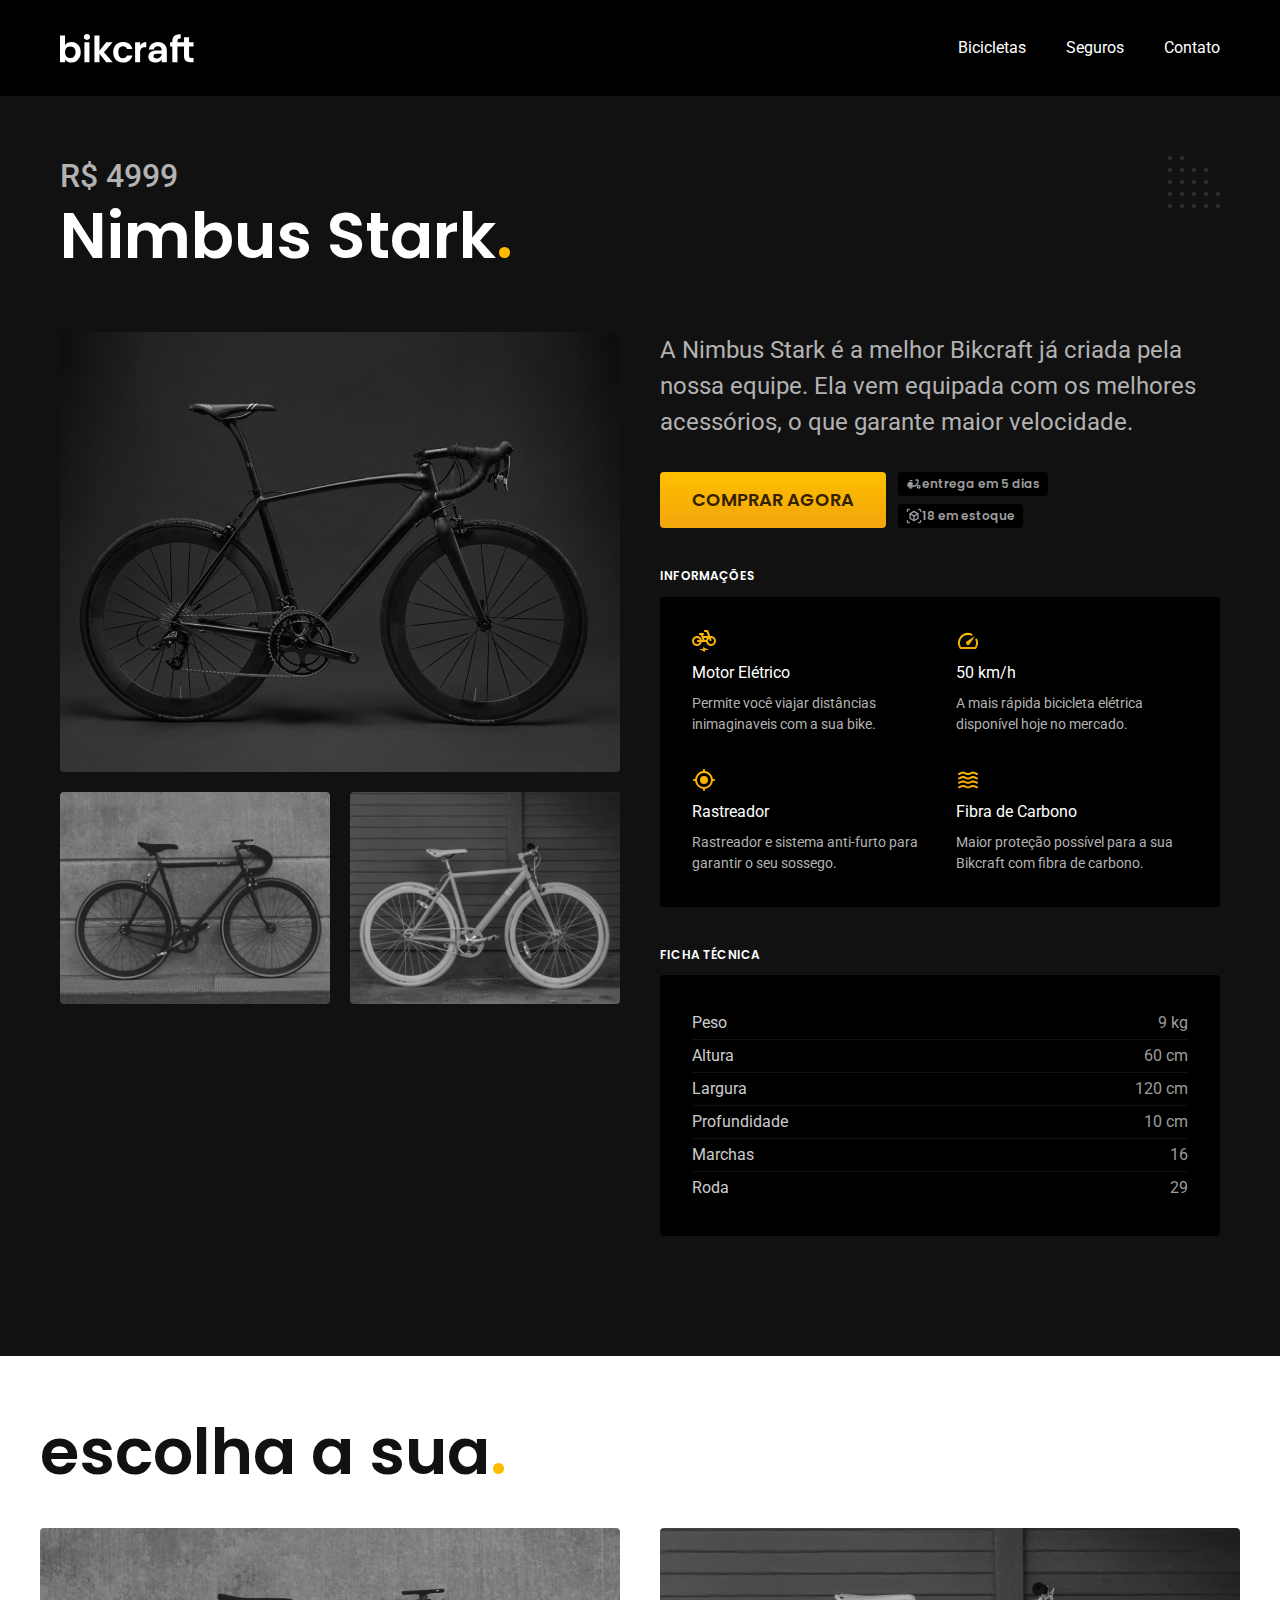
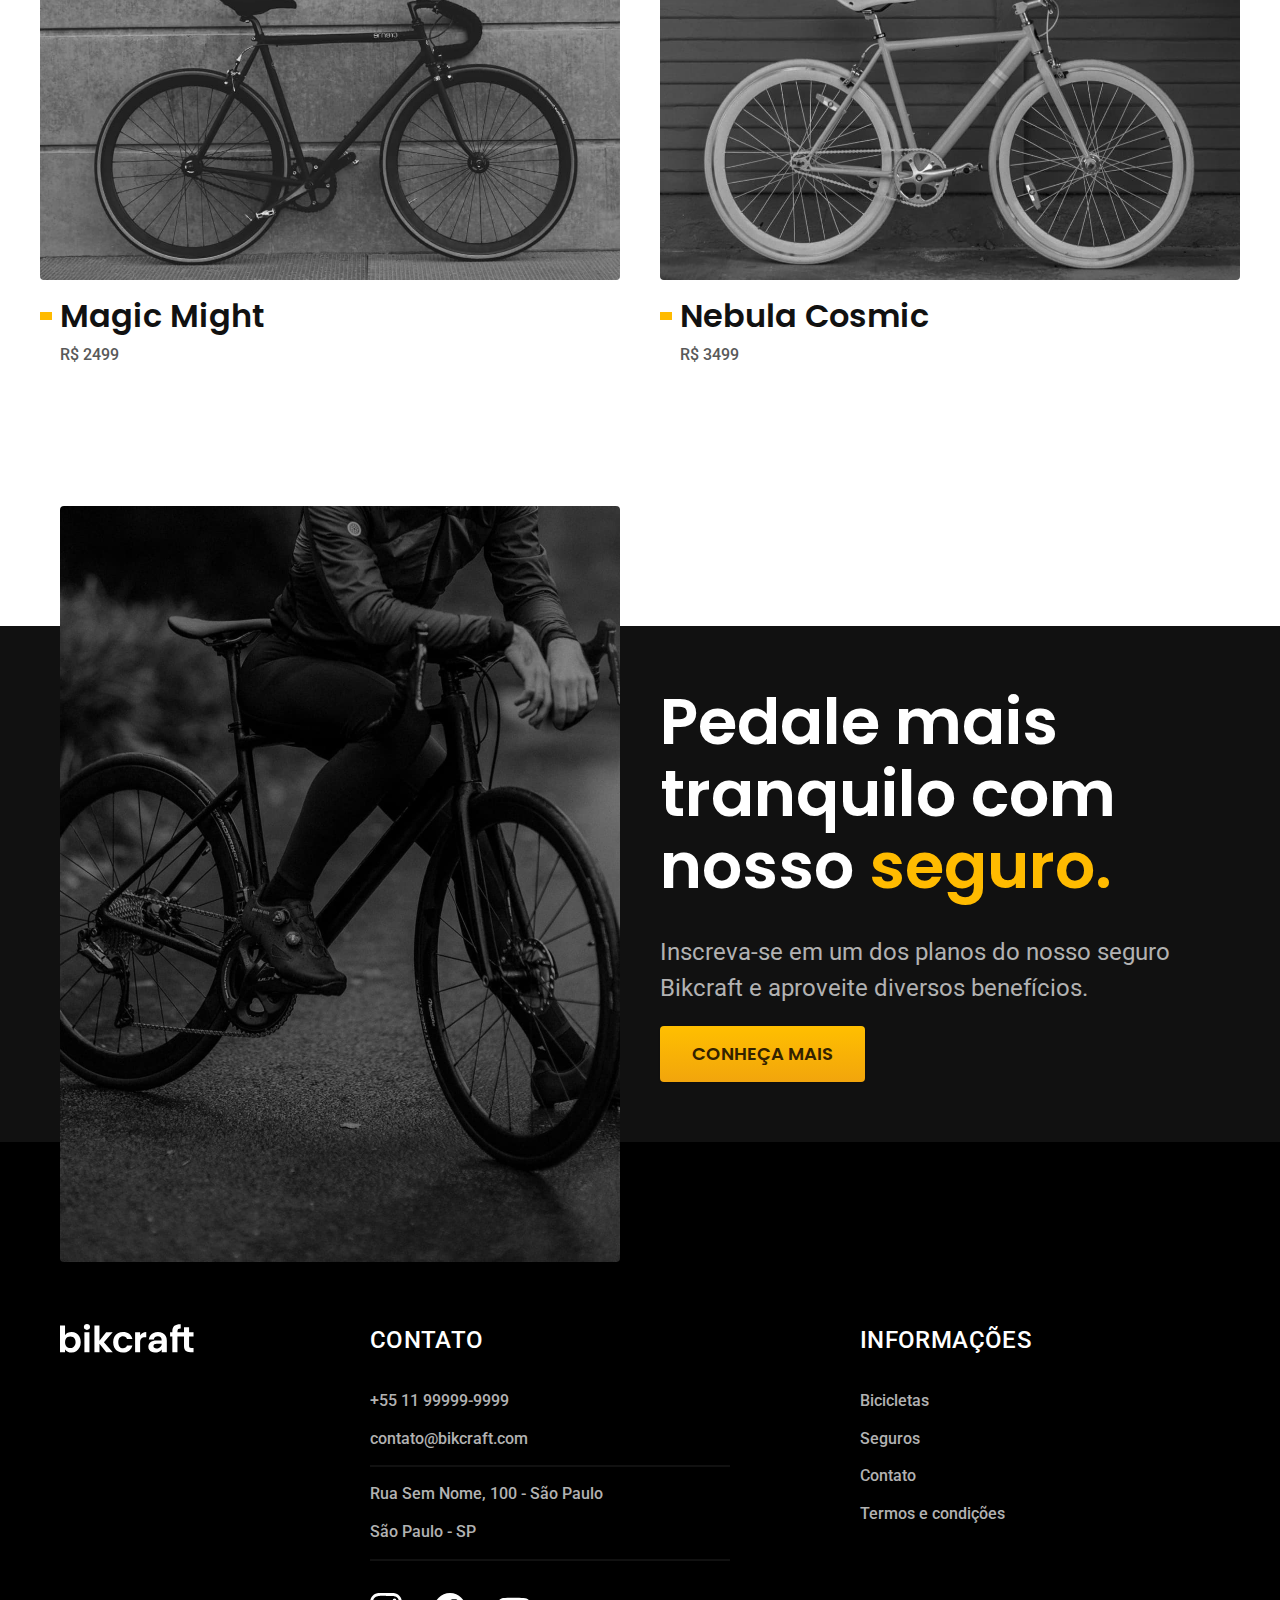
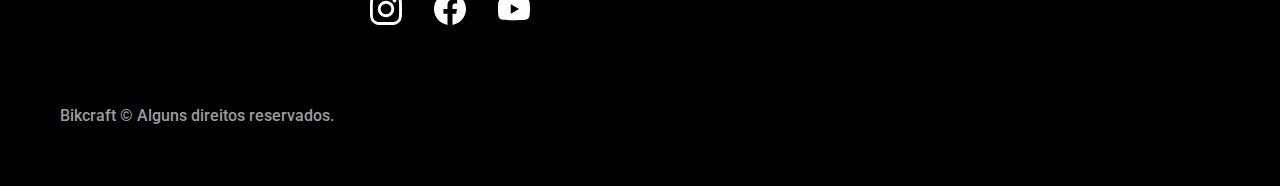
<file: bicicletas/nimbus.html>
<!DOCTYPE html>
<html lang="pt-br">

<head>
  <meta charset="UTF-8">
  <meta name="viewport" content="width=device-width, initial-scale=1.0">
  <meta name="description" content="Termos e condições">
  <title>Nimbus | Bikraft</title>

  <link rel="icon" href="../favicon.svg" type="image/svg+xml">
  <link rel="stylesheet" href="../css/style.min.css">
  <link rel="preconnect" href="https://fonts.googleapis.com">

  <link rel="preconnect" href="https://fonts.googleapis.com">
  <link rel="preconnect" href="https://fonts.gstatic.com" crossorigin>
  <link href="https://fonts.googleapis.com/css2?family=Merriweather:ital,wght@1,900&family=Poppins:wght@400;600&family=Roboto:wght@400;500&display=swap" rel="stylesheet">

  <script>document.documentElement.classList.add('js');</script>
</head>

<body id="bicicleta">
  <header class="header-bg">
    <div class="header container">
      <a href="../">
        <img src="../img/bikcraft.svg" alt="Bikraft">
      </a>
      <nav aria-label="primaria">
        <ul class="header-menu font-1-m cor-0">
          <li><a href="../bicicletas.html">Bicicletas</a></li>
          <li><a href="../seguros.html">Seguros</a></li>
          <li><a href="../contato.html">Contato</a></li>
        </ul>
      </nav>
    </div>
  </header>

  <main class="titulo-bg">
    <div>
      <div class="titulo container">
        <p class="font-2-xl cor-5">r$ 4999</p>
        <h1 class="font-1-xxl cor-0">Nimbus Stark<span class="cor-p1">.</span></h1>
      </div>
    </div>
    <div class="bicicleta container">
      <div class="bicicleta-imagens">
        <img src="../img/bicicleta/nimbus1.jpg" alt="Bicicleta 1">
        <img src="../img/bicicleta/nimbus2.jpg" alt="Bicicleta 2">
        <img src="../img/bicicleta/nimbus3.jpg" alt="Bicicleta 3">
      </div>
      <div class="bicicleta-conteudo">
        <p class="font-2-l cor-5">A Nimbus Stark é a melhor Bikcraft já criada pela nossa equipe. Ela vem equipada com os melhores acessórios, o que garante maior velocidade.</p>
        <div class="bicicleta-comprar">
          <a class="botao" href="../orcamento.html?tipo=bikcraft&produto=nimbus">Comprar Agora</a>
          <span class="font-1-xs cor-6"><img src="../img/icones/entrega.svg" alt=""> entrega em 5 dias</span>
          <span class="font-1-xs cor-6"><img src="../img/icones/estoque.svg" alt=""> 18 em estoque</span>
        </div>
        <!-- box de informações -->
        <h2 class="font-1-xs cor-0">Informações</h2>
        <ul class="bicicleta-informacoes">
          <li>
            <img src="../img/icones/eletrica.svg" alt="">
            <h3 class="font-1-m cor-0">Motor Elétrico</h3>
            <p class="font-2-xs cor-5">Permite você viajar distâncias inimaginaveis com a sua bike.</p>
          </li>
          <li>
            <img src="../img/icones/velocidade.svg" alt="">
            <h3 class="font-1-m cor-0">50 km/h</h3>
            <p class="font-2-xs cor-5">A mais rápida bicicleta elétrica disponível hoje no mercado.</p>
          </li>
          <li>
            <img src="../img/icones/rastreador.svg" alt="">
            <h3 class="font-1-m cor-0">Rastreador</h3>
            <p class="font-2-xs cor-5">Rastreador e sistema anti-furto para garantir o seu sossego.</p>
          </li>
          <li>
            <img src="../img/icones/carbono.svg" alt="">
            <h3 class="font-1-m cor-0">Fibra de Carbono</h3>
            <p class="font-2-xs cor-5">Maior proteção possível para a sua Bikcraft com fibra de carbono.</p>
          </li>
        </ul>
        <!-- box de ficha técnica -->
        <h2 class="font-1-xs cor-0">Ficha Técnica</h2>
        <ul class="bicicleta-ficha font-2-s cor-4">
          <li>Peso <span>9 kg</span></li>
          <li>Altura <span>60 cm</span></li>
          <li>Largura <span>120 cm</span></li>
          <li>Profundidade <span>10 cm</span></li>
          <li>Marchas <span>16</span></li>
          <li>Roda <span>29</span></li>
        </ul>
      </div>
    </div>
  </main>
  <article class="bicicletas-lista container">
    <h2 class="font-1-xxl">escolha a sua<span class="cor-p1">.</span></h2>
    <ul>
      <li>
        <a href="./magic.html">
          <img src="../img/bicicletas/magic.jpg" alt="Bicicleta preta">
          <h3 class="font-1-xl">Magic Might</h3>
          <span class="font-2-m cor-8">R$ 2499</span>
        </a>
      </li>
      <li>
        <a href="./nebula.html">
          <img src="../img/bicicletas/nebula.jpg" alt="Bicicleta preta">
          <h3 class="font-1-xl">Nebula Cosmic</h3>
          <span class="font-2-m cor-8">R$ 3499</span>
        </a>
      </li>
    </ul>
  </article>
  <article class="seguro-bg">
    <div class="seguro container">
      <div class="seguro-imagem">
        <img src="../img/fotos/seguros.jpg" alt="Pessoa parada em cima da bicicleta.">
      </div>
      <div class="seguro-conteudo">
        <h2 class="font-1-xxl cor-0">Pedale mais tranquilo com nosso <span class="cor-p1">seguro.</span></h2>
        <p class="font-2-l cor-5">Inscreva-se em um dos planos do nosso seguro Bikcraft e aproveite diversos benefícios.</p>
        <a class="botao" href="../seguros.html">Conheça Mais</a>
      </div>
    </div>
  </article>

  <footer class="footer-bg">
    <div class="footer container">
      <img src="../img/bikcraft.svg" alt="bikcraft">
      <div class="footer-contato">
        <h3 class="font-2-l-b cor-0">contato</h3>
        <ul class="font-2-m cor-5">
          <li><a href="tel:+5511999999999">+55 11 99999-9999</a></li>
          <li><a href="mailto:contato@bikcraft.com">contato@bikcraft.com</a></li>
          <li>Rua Sem Nome, 100 - São Paulo</li>
          <li>São Paulo - SP</li>
        </ul>
        <div class="footer-redes">
          <a href="../">
            <img src="../img/redes/instagram.svg" alt="Instagram">
          </a>
          <a href="./">
            <img src="../img/redes/facebook.svg" alt="Facebook">
          </a>
          <a href="./">
            <img src="../img/redes/youtube.svg" alt="Youtube">
          </a>
        </div>
      </div>
      <div class="footer-informacoes">
        <h3 class="font-2-l-b cor-0">informações</h3>
        <ul class="font-2-m cor-5">
          <li><a href="../bicicletas.html">Bicicletas</a></li>
          <li><a href="../seguros.html">Seguros</a></li>
          <li><a href="../contato.html">Contato</a></li>
          <li><a href="../termos.html">Termos e condições</a></li>
        </ul>
      </div>
      <div class="footer-copy font-2-m cor-6">
        <p>Bikcraft © Alguns direitos reservados.</p>
      </div>
    </div>
  </footer>
  <script src="../js/script.js"></script>
</body>

</html>
</file>
<file: css/style.min.css>
body{margin:0;font-family:Arial,Helvetica,sans-serif;color:#111}blockquote,dd,h1,h2,h3,h4,p,ul{margin:0}ul{padding:0;list-style:none}a{text-decoration:none;color:inherit}img{max-width:100%;height:auto;display:block}img[src$=".jpg"]{border-radius:4px}.font-1-xs{font:600 0.75rem/1.35 Poppins,sans-serif}.font-2-xs{font:400 0.875rem/1.35rem Roboto,sans-serif}.font-1-s{font:400 1rem/1.5 Poppins,sans-serif}.font-2-s{font:400 1rem/1.5 Roboto,sans-serif}.font-1-m,.font-1-m-b{font:400 1rem/1.5 Roboto,sans-serif}.font-1-m-b{font-weight:600}.font-2-m{font:500 1rem/1.35 Roboto,sans-serif}.font-1-l{font:400 1.5rem/1.5 Poppins,sans-serif}.font-2-l,.font-2-l-b{font:400 1.5rem/1.5 Roboto,sans-serif}.font-2-l-b{font-weight:500;letter-spacing:.015em;text-transform:uppercase}.font-1-xl{font:600 2rem/1.25 Poppins,sans-serif}.font-2-xl{font:500 2rem/1.25 Roboto,sans-serif}.font-1-xxl{font:600 4rem/1.125 Poppins,sans-serif}@media (max-width:1200px){.font-1-xxl{font-size:3rem}.font-2-l,.font-2-l-b{font-size:1.125rem}}@media (max-width:800px){.fon-2-xxl,.font-1-xxl{font-size:2rem}}:root{--cor-0:#ffffff;--cor-1:#f7f7f7;--cor-2:#ededed;--cor-3:#dedede;--cor-4:#cccccc;--cor-5:#b2b2b2;--cor-6:#9c9c9c;--cor-7:#717171;--cor-8:#595959;--cor-9:#404040;--cor-10:#2e2e2e;--cor-11:#111111;--cor-12:#000000;--cor-p1:#ffbb00;--cor-p2:#e4a30b;--cor-p3:#a66f00;--cor-p4:#664400;--cor-p5:#332200}.cor-0{color:var(--cor-0)}.cor-1{color:var(--cor-1)}.cor-2{color:var(--cor-2)}.cor-3{color:var(--cor-3)}.cor-4{color:var(--cor-4)}.cor-5{color:var(--cor-5)}.cor-6{color:var(--cor-6)}.cor-7{color:var(--cor-7)}.cor-8{color:var(--cor-8)}.cor-8{color:var(--cor-8)}.cor-9{color:var(--cor-9)}.cor-10{color:var(--cor-10)}.cor-11{color:var(--cor-11)}.cor-12{color:var(--cor-12)}.cor-p1{color:var(--cor-p1)}.cor-p2{color:var(--cor-p2)}.cor-p3{color:var(--cor-p3)}.cor-p4{color:var(--cor-p4)}.cor-p5{color:var(--cor-p5)}.header-bg{background:#000}.header{display:flex;flex-wrap:wrap;gap:20px;justify-content:space-between;align-items:center;padding-top:20px;padding-bottom:20px}.header-menu{display:flex;flex-wrap:wrap;gap:40px}.header-menu a{padding:16px 0;display:block;position:relative}.header-menu a:after{content:"";display:block;height:2px;width:0;background:var(--cor-0);margin-top:4px;transition:.3s;position:absolute}.header-menu a.ativo::after,.header-menu a:hover::after{width:100%}@media (max-width:800px){.header-menu{gap:20px}.header-menu a{background:var(--cor-11);padding:12px 16px;border-radius:4px}.header-menu a:hover{background-color:var(--cor-10)}.header a:after{display:none}}@media (max-width:600px){.header-menu{gap:12px}.header-menu a{padding:8px 12px;font-size:14px}}.footer-bg{background-color:var(--cor-12)}.footer{display:grid;grid-template-columns:3fr 5fr 4fr;gap:40px;padding-top:60px;padding-bottom:60px}.footer h3{margin-bottom:32px}.footer-contato ul{margin-bottom:32px}.footer-contato li:nth-child(even):after{content:"";display:block;max-width:360px;height:2px;background:var(--cor-11);margin-top:16px}.footer li{margin-bottom:16px}.footer-redes{display:flex;gap:32px}.footer a:hover{color:var(--cor-0)}.footer-copy{grid-column:1/-1;margin-top:40px}@media (max-width:800px){.footer>img{display:none}.footer{grid-template-columns:1fr 1fr}}@media (max-width:600px){.footer{grid-template-columns:1fr;gap:60px}.footer-copy{margin-top:0}}.js .fadeInDown{transform:translate3d(0,-20px,0)}.js .fadeInUp{transform:translate3d(0,20px,0)}.js .fadeInRight{transform:translate3d(20px,0,0)}.js .fadeInLeft{transform:translate3d(-20px,0,0)}.js [data-anime]{opacity:0}.js .anime{opacity:1;transform:none;transition:transform .8s,opacity .8s}.container{box-sizing:border-box;max-width:1200px;padding-left:20px;padding-right:20px;margin-left:auto;margin-right:auto}.botao{display:inline-block;padding:16px 32px;background:linear-gradient(#ffbf00,#f2a50c);border-radius:4px;box-shadow:0 1px 2px rgba(0,0,0,.1);text-transform:uppercase;color:var(--cor-p5);font:600 1.125rem/1.35 Poppins,sans-serif;max-width:max-content;border:none;cursor:pointer}.botao:hover{background:linear-gradient(#ffb60d,#e59317)}.botao.secundario{background:var(--cor-10);color:var(--cor-0)}.botao.secundario:hover{background:var(--cor-9)}.botao.seta{display:flex;align-items:center}.botao.seta:hover::after{transform:translateX(4px)}.botao.seta::after{content:"";display:inline-block;width:18px;height:10px;margin-left:12px;background:url("../img/icones/seta.svg");transition:transform .2s}@media (max-width:600px){.botao{padding:12px 16px;font-size:1rem}}.link{display:inline-block;color:var(--cor-p1);font:500 1.5rem/1.5 Poppins,sans-serif;text-transform:uppercase}.link::after{content:"";display:block;width:100%;height:4px;background-color:currentColor}.link:hover{color:var(--cor-0);transition:.3s}.titulo-bg{padding-top:60px;padding-bottom:60px;background-color:var(--cor-11)}.titulo{background:url('../img/dec/top-right.svg') no-repeat top right 20px}.titulo p{margin-bottom:4px}@media (max-width:800px){.titulo-bg{padding-top:40px;padding-bottom:40px}.titulo p{font-size:1rem;text-transform:lowercase;font-size:400}}.form{display:grid;grid-template-columns:1fr 1fr;gap:20px}.form label{display:block;font:400 1rem/1.5 Poppins,sans-serif;margin-bottom:4px}.form .col-2{grid-column:span 2}.form input[type=email],.form input[type=text],.form textarea{font:400 1rem/1.5 Roboto,sans-serif;background:var(--cor-1);border:1px solid var(--cor-2);padding:12px;border-radius:4px;width:100%;box-sizing:border-box}.form input[type=email]:focus,.form input[type=text]:focus,.form textarea:focus{outline:0;border-color:var(--cor-p1);background:var(--cor-0);box-shadow:0 0 0 2px #fea}@media (max-width:600px){.form{grid-template-columns:1fr}.form .col-2{grid-column:1}}.introducao-bg{background:var(--cor-12) url("../img/dec/bottom-left.svg") no-repeat bottom 160px left 30px;box-shadow:inset 0 -120px var(--cor-0)}.introducao{display:grid;grid-template-columns:1fr 1fr;gap:0 40px}.introducao-conteudo{align-self:end;padding-bottom:200px}.introducao img{width:100%;height:100%;object-fit:cover;border-radius:4px}.introducao h1{margin-bottom:32px}.introducao h1{margin-bottom:32px}.introducao p{margin-bottom:20px}@media (max-width:800px){.introducao-bg{background:var(--cor-11);padding-top:40px;box-shadow:inset 0 -60px var(--cor-0)}.introducao{grid-template-columns:1fr;gap:32px}.introducao-conteudo{padding-bottom:0}.introducao h1{margin-bottom:16px}.introducao img{height:300px;width:100%}}.tecnologia-bg{background-color:var(--cor-11);box-shadow:inset 0 80px var(--cor-0),inset 0 -80px var(--cor-0)}.tecnologia{display:grid;grid-template-columns:1fr 1fr;gap:40px}.tecnologia-imagem img{width:100%;height:100%;object-fit:cover;object-position:left}.tecnologia-conteudo{padding-top:160px;padding-bottom:160px}.tecnologia-conteudo>span{display:block;margin-bottom:20px}.tecnologia-conteudo h2{display:block;margin-bottom:32px}.tecnologia-conteudo>p{margin-bottom:20px}.tecnologia a{margin-bottom:80px}.tecnologia-vantagens{display:flex;gap:40px}.tecnologia-vantagens h3{margin-bottom:8px;width:max-content}.tecnologia-vantagens img{width:24px;margin-bottom:8px}@media(max-width:800px){.tecnologia-bg{box-shadow:initial}.tecnologia{grid-template-columns:1fr}.tecnologia-conteudo{padding-top:60px;padding-bottom:60px}.tecnologia-imagem{display:none}.tecnologia a{margin-bottom:60px}}@media(max-width:600px){.tecnologia-vantagens{flex-direction:column}}.parceiros{padding-top:60px;padding-bottom:120px}.parceiros h2{margin-bottom:60px}.parceiros ul{max-width:1400px;padding:0 20px;display:grid;grid-template-columns:repeat(4,1fr);margin:0 auto}.parceiros li{display:flex;padding:32px;border-left:2px solid var(--cor-2)}.parceiros img{margin:auto}.parceiros li:first-child,.parceiros li:nth-child(5){border-left:none}.parceiros li:nth-child(n+5){border-top:2px solid var(--cor-2)}@media (max-width:800px){.parceiros{padding-bottom:60px}.parceiros h2{margin-bottom:20px}.parceiros ul{grid-template-columns:repeat(2,1fr)}.parceiros li{display:flex;padding:20px}.parceiros li:nth-child(n+3){border-top:2px solid var(--cor-2)}.parceiros li:nth-child(odd){border-left:none}}.depoimento{display:grid;grid-template-columns:1fr 1fr;background-color:var(--cor-p1);overflow:hidden}.depoimento img{width:100%;height:100%;border-radius:0}.depoimento-conteudo{background:url('../img/dec/bottom-right-p.svg') no-repeat bottom 40px right 40px;padding:40px 40px 80px 80px;align-self:end}.depoimento-conteudo p{max-width:32ch;font-family:Merriweather,serif;font-style:italic;font-weight:900;margin-bottom:32px;position:relative}.depoimento p::after,.depoimento p::before{font-size:5rem;color:var(--cor-p2);position:absolute}.depoimento p::before{content:'“';left:-50px;top:-20px}.depoimento p::after{content:'”'}@media (min-width:1200px){.depoimento img{max-height:520px}}@media (max-width:800px){.depoimento{grid-template-columns:1fr;text-align:center}.depoimento-conteudo{padding:40px 20px;justify-self:center}}.bicicletas-lista{padding:60px 0 120px 0;padding-bottom:120px}.bicicletas-lista h2{margin-bottom:40px}.bicicletas-lista ul{display:flex;gap:40px;padding:0 20px 20px 20px;max-width:1400px;margin-left:auto;margin-right:auto;overflow-x:auto}#bicicleta .bicicletas-lista ul{padding:0 0 20px 0}.bicicletas-lista li{flex:1;min-width:280px}.bicicletas-lista a{display:block}.bicicletas-lista img{margin-bottom:16px}.bicicletas-lista h3{margin-bottom:8px;display:flex;align-items:center}.bicicletas-lista h3::before{content:"";display:inline-block;height:8px;width:12px;margin-right:8px;background-color:var(--cor-p1)}.bicicletas-lista a:hover h3::before{width:24px;transition:width .2s}.bicicletas-lista li span{padding-left:20px}@media (max-width:800px){.bicicletas-lista{padding-bottom:60px}.bicicletas-lista ul{gap:20px}}.bicicletas-bg{background:linear-gradient(to right,var(--cor-0) 20%,var(--cor-12) 0)}.bicicletas{display:grid;grid-template-columns:1fr 1fr;gap:40px;padding-top:60px;padding-bottom:60px;background:url('../img/dec/top-right.svg') no-repeat top 40px right 20px}.bicicletas-imagem{display:grid}.bicicletas-imagem img{grid-area:1/1}.bicicletas-imagem span{grid-area:1/1;place-self:start end;margin-top:20px;background:var(--cor-12);padding:8px 16px 8px 8px;display:inline-block;border-radius:4px 0 0 4px}.bicicletas-conteudo{display:grid;grid-template-columns:1fr auto;align-content:start}.bicicletas h2,.bicicletas p{grid-column:1/-1}.bicicletas h2{margin-bottom:20px}.bicicletas h2::before{content:"";display:block;width:12px;height:8px;background-color:var(--cor-p1);margin-bottom:8px}.bicicletas p{margin-bottom:32px}.bicicletas a{place-self:end}.bicicletas ul{display:grid}.bicicletas li{display:flex;align-items:center;gap:16px}.bicicletas-conteudo img{width:24px;margin-right:8px}@media (max-width:800px){.bicicletas-bg{background:var(--cor-11)}.bicicletas{grid-template-columns:1fr;gap:20px;padding-top:40px;padding-bottom:40px}}@media (max-width:400px){.bicicletas-conteudo{grid-template-columns:1fr}.bicicletas ul{font-size:1rem;grid-template-columns:1fr 1fr;margin-bottom:32px}.bicicletas a{place-self:start}}#bicicleta .titulo p{text-transform:uppercase}.bicicleta{display:grid;grid-template-columns:1fr 1fr;align-items:start;gap:40px;padding-top:60px;padding-bottom:60px}.bicicleta-imagens{display:flex;flex-wrap:wrap;gap:20px}.bicicleta-imagens img{flex:1;min-width:200px}.bicicleta-imagens img:first-child{min-width:100%}.bicicleta-conteudo>p{margin-bottom:32px}.bicicleta-comprar{display:grid;grid-template-columns:max-content auto;align-items:center;justify-items:start;gap:8px 12px;margin-bottom:40px}.bicicleta-comprar a{grid-row:span 2}.bicicleta-comprar span{display:flex;align-items:center;background-color:var(--cor-12);padding:4px 8px;border-radius:4px}.bicicleta-conteudo h2{text-transform:uppercase;letter-spacing:.015em;margin-bottom:12px}.bicicleta-ficha,.bicicleta-informacoes{padding:32px;background-color:var(--cor-12);border-radius:4px}.bicicleta-informacoes{margin-bottom:40px;display:grid;grid-template-columns:1fr 1fr;gap:32px}.bicicleta-informacoes img{width:24px;margin-bottom:8px}.bicicleta-informacoes h3{margin-bottom:8px}.bicicleta-ficha li{padding:4px 0;display:flex;justify-content:space-between;border-bottom:1px solid var(--cor-11)}.bicicleta-ficha li:last-child{border-bottom:none}.bicicleta-ficha span{color:var(--cor-6)}@media (max-width:800px){.bicicleta{grid-template-columns:1fr;padding-top:40px}.bicicleta-imagens{grid-row:2}}@media (max-width:400px){.bicicleta{padding-bottom:20px}.bicicleta-comprar{grid-template-columns:1fr}.bicicleta-informacoes{grid-template-columns:1fr}}.seguro-bg{background-color:var(--cor-11);box-shadow:inset 0 120px var(--cor-0),inset 0 -120px var(--cor-12)}.seguro{display:grid;grid-template-columns:1fr 1fr;gap:40px}.seguro-imagem img{width:100%;height:100%;object-fit:cover}.seguro-conteudo{padding-top:180px;padding-bottom:180px}.seguro h2{margin-bottom:32px}.seguro p{margin-bottom:20px}@media (max-width:800px){.seguro-bg{box-shadow:inset 0 -60px var(--cor-12)}.seguro{grid-template-columns:1fr}.seguro-conteudo{grid-row:1;padding-top:40px;padding-bottom:0}}.seguros-bg{background-color:var(--cor-11)}.seguros{padding-top:60px;padding-bottom:60px;display:grid;grid-template-columns:1fr 1fr;gap:40px;align-items:center}#seguros .seguros{padding-top:0}.seguros h2{grid-column:1/-1}.seguros-item{background-color:var(--cor-12);padding:32px 32px 32px 60px;display:grid;grid-template-columns:1fr auto;border-radius:4px}.seguros h3{margin-bottom:40px}.seguros-item span{display:block;grid-column:2;text-align:right}.seguros-item ul{grid-column:1/-1;margin-bottom:32px}.seguros-item li{display:flex;align-items:center;position:relative}.seguros-item li+li{margin-top:20px}.seguros-item li::before{content:"";display:inline-block;width:13px;height:9px;background-image:url("../img/icones/lista.svg");position:absolute;left:-21px}.seguros-item a{grid-column:1/-1}@media (max-width:800px){.seguros{grid-template-columns:1fr}}.vantagens-bg{background-color:var(--cor-12)}.vantagens{padding-top:120px;padding-bottom:120px}.vantagens h2{margin-bottom:60px}.vantagens ul{display:grid;grid-template-columns:repeat(auto-fit,minmax(280px,max-content));gap:40px 80px}.vantagens h3,.vantagens img{margin-bottom:8px}@media (max-width:800px){.vantagens{padding-top:60px;padding-bottom:60px}.vantagens h2{margin-bottom:40px}.vantagens ul{gap:20px}}.perguntas{padding-top:120px;padding-bottom:120px}.perguntas h2{margin-bottom:60px}.perguntas dl>div{padding:20px;border-radius:4px}.perguntas dl>div:nth-child(odd){background-color:var(--cor-1)}.perguntas button{display:grid;grid-template-columns:auto 1fr auto;align-items:center;gap:8px;cursor:pointer;border:none;background:0 0;width:100%;text-align:left}.perguntas button::before{content:"";display:inline-block;width:12px;height:8px;background-color:var(--cor-p1)}.perguntas button::after{content:"";display:inline-block;width:14px;height:6px;background:url('../img/icones/seta-abrir.svg');transition:.3s}.perguntas button:hover::after,.perguntas button[aria-expanded=true]::after{transform:rotate(180deg)}.js .perguntas dd{display:none}.perguntas dd.ativa{display:block}.js .perguntas dd{padding-left:20px;padding-top:16px;max-width:80ch}@media(max-width:800px){.perguntas{padding-top:60px;padding-bottom:60px}.perguntas h2{margin-bottom:40px}}#contato{background:linear-gradient(var(--cor-11) 600px,var(--cor-1) 0)}.contato{display:grid;grid-template-columns:5fr 7fr}.contato-dados,.contato-formulario{padding:60px;box-shadow:0 1px 2px rgba(0,0,0,.1)}.contato-dados{border-radius:5px 0 0 5px;background:var(--cor-12) url('../img/dec/bottom-left.svg') no-repeat bottom 20px left 20px}.contato-formulario{border-radius:0 5px 5px 0;background:var(--cor-0) url('../img/dec/bottom-right.svg') no-repeat bottom 20px right 20px}.contato-dados h2{margin-bottom:60px}.contato-endereco{background:url("../img/icones/local.svg") no-repeat 0 2px;padding-left:24px}.contato-endereco p{margin-bottom:8px}.contato-meios a{display:block;max-width:max-content;margin-bottom:8px;padding-left:28px}.contato-meios a:hover{color:var(--cor-0)}.contato-meios a:first-child{background:url("../img/icones/email.svg") no-repeat 0 2px}.contato-meios a:nth-child(2){margin-bottom:32px}.contato-meios a:nth-child(3){background:url("../img/icones/telefone.svg") no-repeat 0 2px;margin-bottom:60px}.contato-redes{display:flex;gap:32px;padding-left:28px}@media (max-width:800px){.contato{grid-template-columns:1fr}.contato-dados,.contato-formulario{padding:20px}.contato-dados{border-radius:5px 5px 0 0;background:var(--cor-12)}.contato-formulario{border-radius:0 0 5px 5px}.contato-dados h2,.contato-meios a:nth-child(3){margin-bottom:32px}.contato-redes{margin-bottom:12px}}.lojas{display:grid;grid-template-columns:1fr 1fr;gap:0 40px;padding-top:120px;padding-bottom:120px}.lojas h2{grid-column:1/-1;margin-bottom:60px}.lojas img{border-radius:4px 4px 0 0}.lojas-item{border-radius:4px;background:var(--cor-0);box-shadow:0 1px 2px rgba(0,0,0,.1)}.lojas-conteudo{display:grid;grid-template-columns:1fr 1fr;gap:32px 16px;padding:32px}.lojas-conteudo h3,.lojas-tempo{grid-column:1/-1}.lojas-dados{display:grid;gap:8px;border-left:2px solid var(--cor-2);padding-left:12px}.lojas-tempo{display:flex;align-items:center;gap:8px}@media (max-width:800px){.lojas{gap:20px;padding-top:60px;padding-bottom:60px}.lojas h2{margin-bottom:32px}.lojas-conteudo{grid-template-columns:1fr}}@media (max-width:600px){.lojas{grid-template-columns:1fr}}#orcamento{background:linear-gradient(var(--cor-11) 600px,var(--cor-1) 0)}.orcamento{display:grid;grid-template-columns:5fr 7fr;padding-bottom:120px}.orcamento h2{text-transform:uppercase;position:relative;display:flex;align-items:center}.orcamento h2::before{content:"";display:inline-block;width:4px;height:8px;background-color:var(--cor-p1);position:absolute;left:-12px}.orcamento-dados,.orcamento-produto{padding:60px;box-shadow:0 1px 2px rgba(0,0,0,.1)}.orcamento-produto{border-radius:5px 0 0 5px;background:var(--cor-12) url('../img/dec/bottom-left.svg') no-repeat bottom 20px left 20px;display:grid;grid-template-columns:1fr 1fr;gap:20px;align-content:start}.orcamento-produto>*{grid-column:1/-1}.orcamento-produto>label{grid-column:initial}.orcamento-produto label{font:400 1rem/1.5 Poppins,sans-serif;color:var(--cor-4);background-color:var(--cor-10);padding:12px 16px;border-radius:4px;cursor:pointer;display:grid;grid-template-columns:auto 1fr auto;align-items:center;border:1px solid var(--cor-10)}.orcamento-produto input:checked+label{background:var(--cor-0);color:var(--cor-11)}.orcamento-produto label::before{content:"";display:inline-block;box-sizing:border-box;width:12px;height:12px;border:1px solid var(--cor-6);border-radius:50%;margin-right:8px}.orcamento-produto input:checked+label::before{border-color:var(--cor-7);box-shadow:inset 0 0 0 3px var(--cor-0),inset 0 0 0 6px var(--cor-7)}.orcamento-produto label:hover{background-color:var(--cor-9);border-color:var(--cor-9)}.orcamento-produto input:focus+label{box-shadow:0 0 0 2px var(--cor-p1);border-color:var(--cor-12)}.orcamento-produto label span{display:none}.orcamento-produto input:checked+label span{display:inline-block}.orcamento-produto input{opacity:0;position:absolute;pointer-events:none}.orcamento-dados{border-radius:0 5px 5px 0;background:var(--cor-0) url('../img/dec/bottom-right.svg') no-repeat bottom 20px right 20px}.orcamento-conteudo{display:none}.orcamento-conteudo h2,.orcamento-dados h2:nth-of-type(n+2){margin-top:20px}#bikcraft:checked~#orcamento-bikcraft,#seguro:checked~#orcamento-seguro{display:grid;gap:20px}.orcamento-detalhes{display:none;background:var(--cor-0);padding:20px;grid-template-columns:1fr 1fr;border-radius:4px;align-items:center}.orcamento-detalhes li{display:flex;align-items:center;margin-bottom:8px}.orcamento-detalhes li img{width:16px;margin-right:8px}.orcamento-produto input:checked+label+.orcamento-detalhes{display:grid}@media (max-width:1200px){.orcamento-dados,.orcamento-produto{padding:32px}}@media (max-width:800px){.orcamento{grid-template-columns:1fr}.orcamento-produto{border-radius:5px 5px 0 0;background:var(--cor-12)}.orcamento-dados{border-radius:0 0 5px 5px}}@media (max-width:400px){.orcamento-produto{grid-template-columns:1fr}}.termos{padding-top:80px;padding-bottom:80px}.termos h2{font-weight:600;margin-bottom:20px}.termos p+h2{margin-top:40px}.termos p{max-width:75ch;margin-bottom:24px}
</file>
